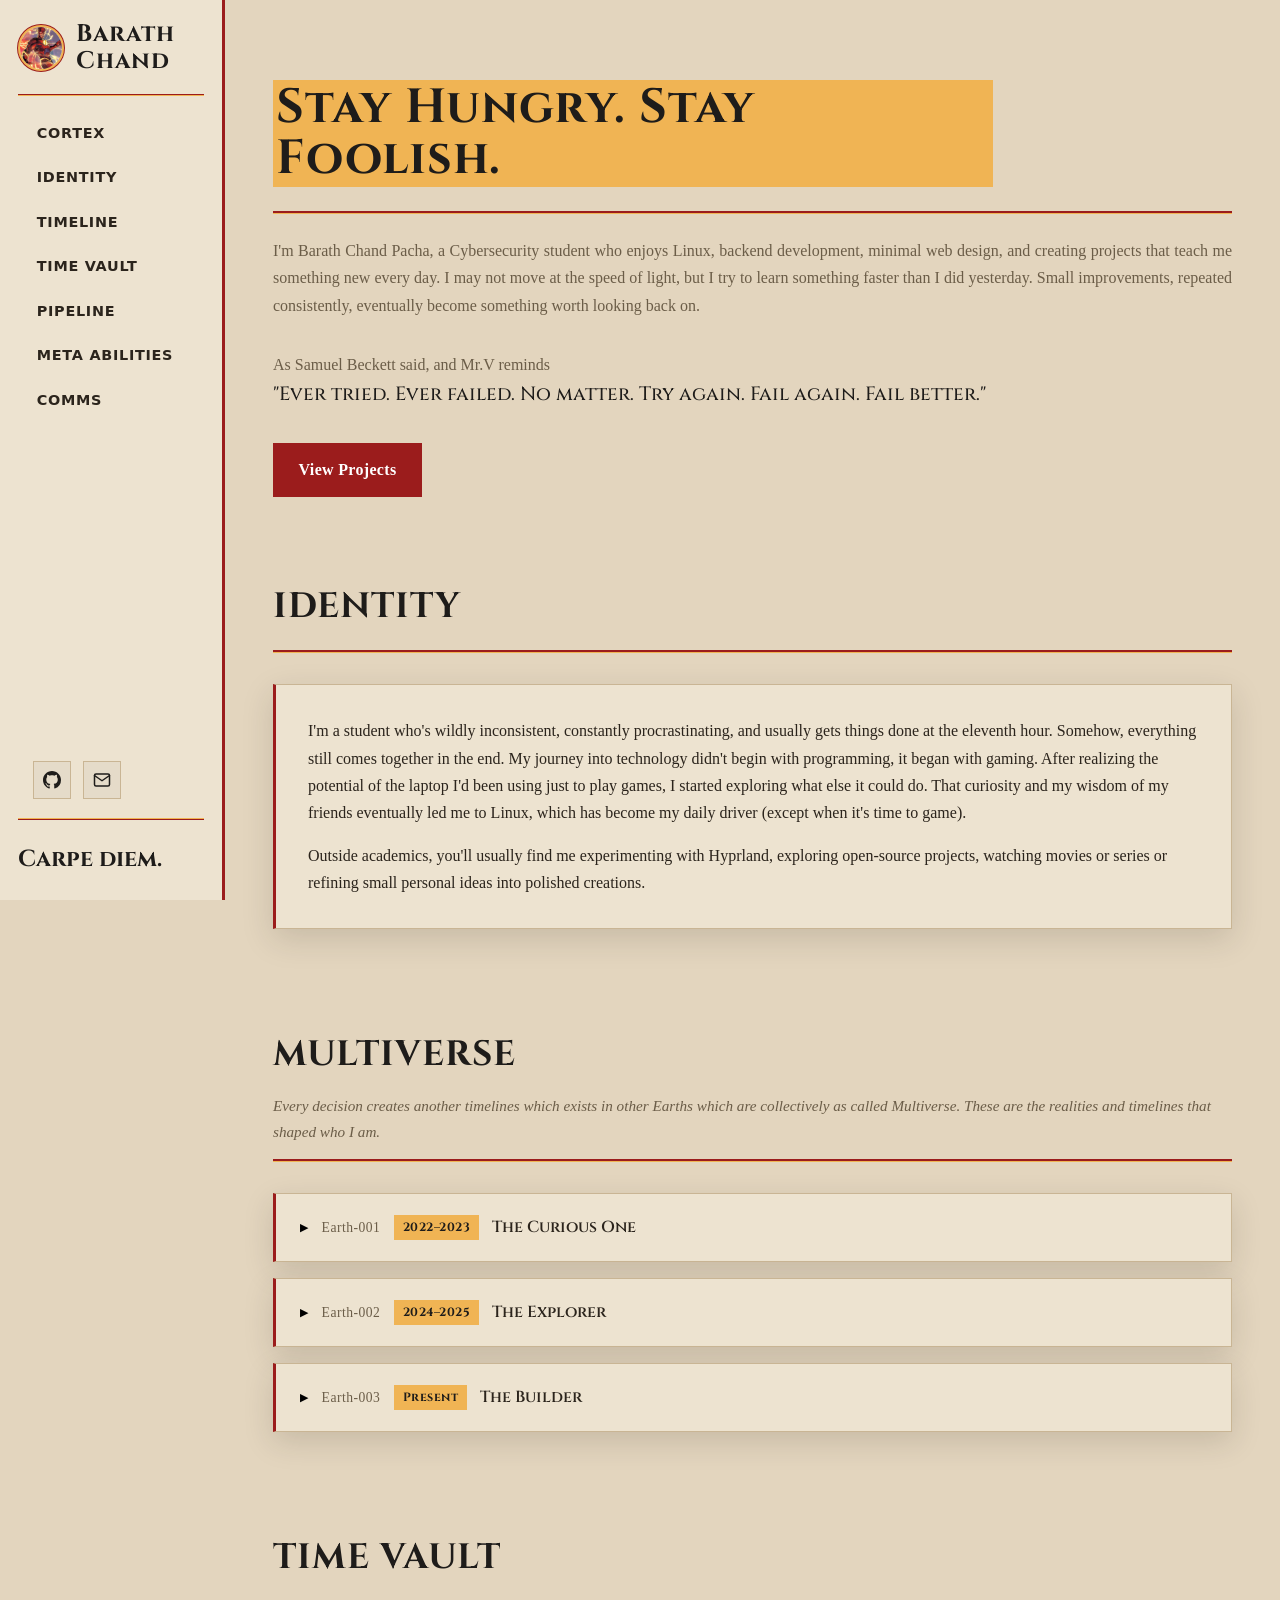
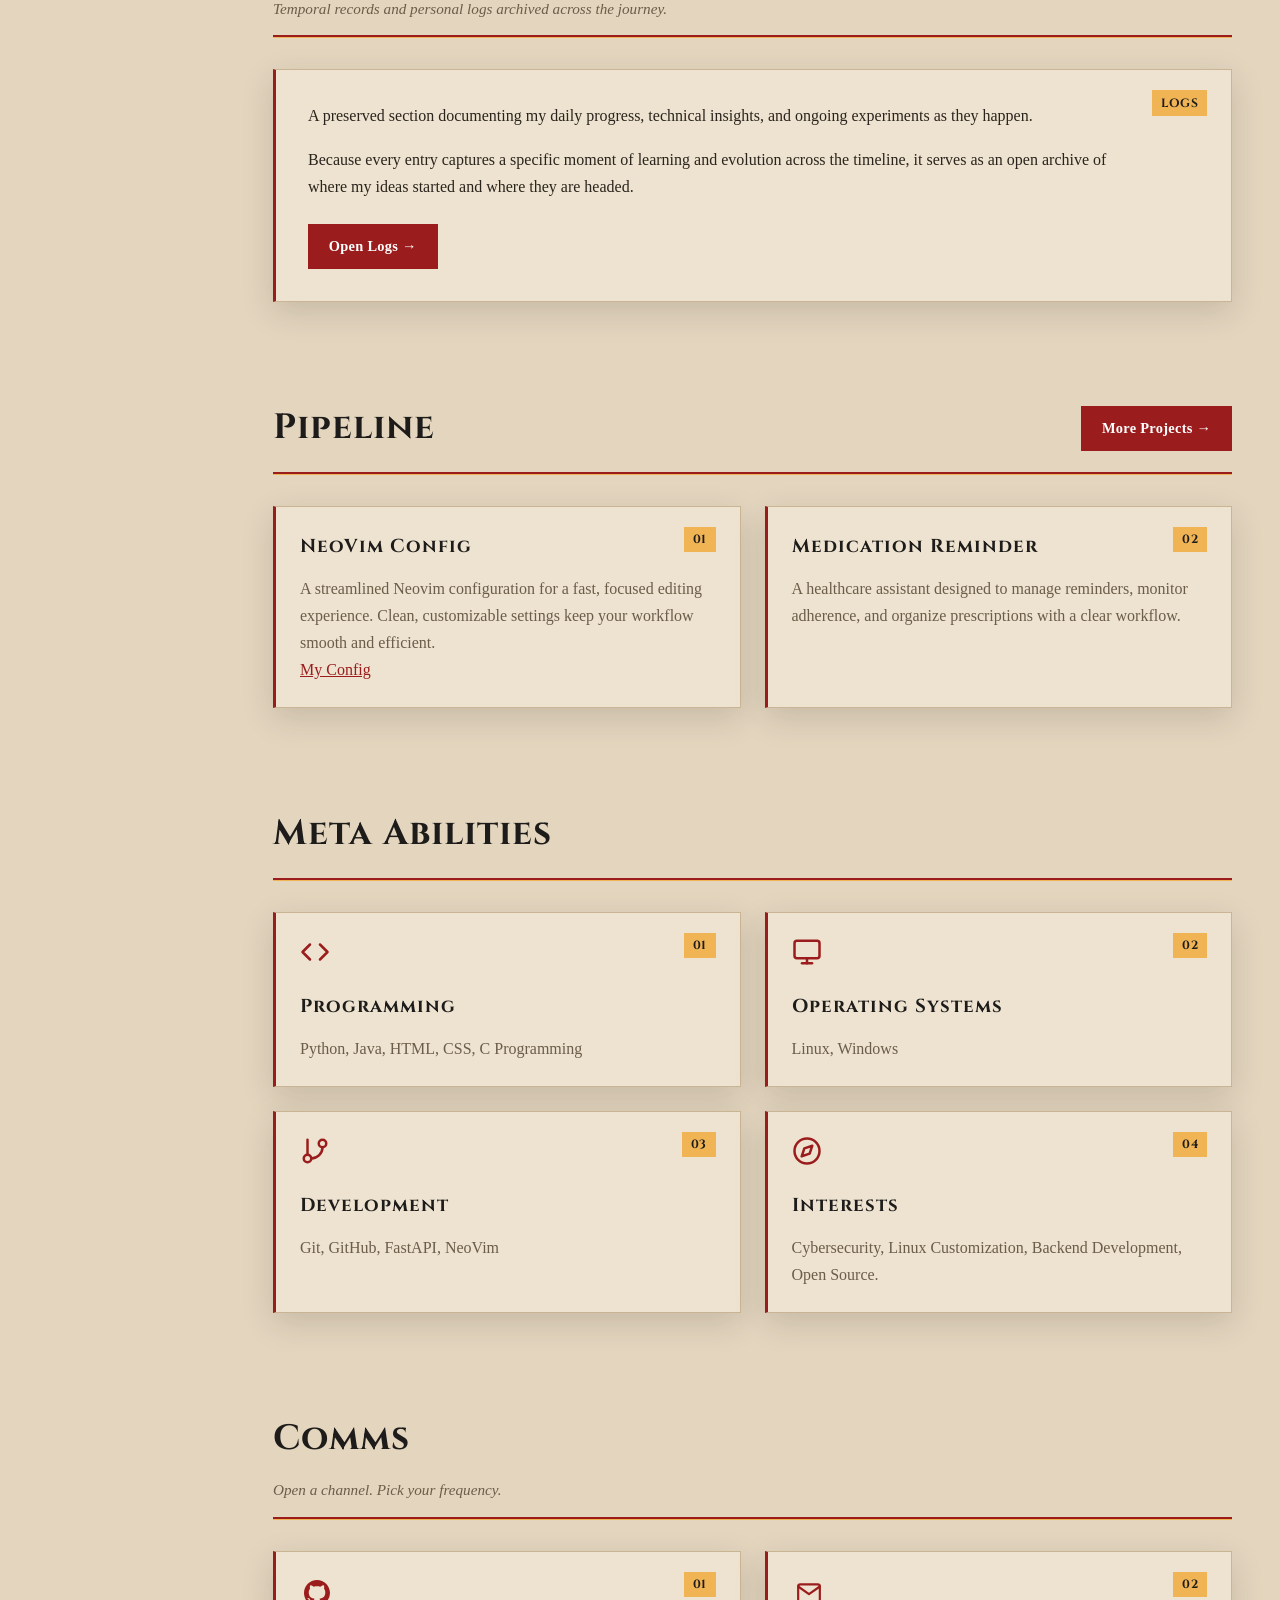
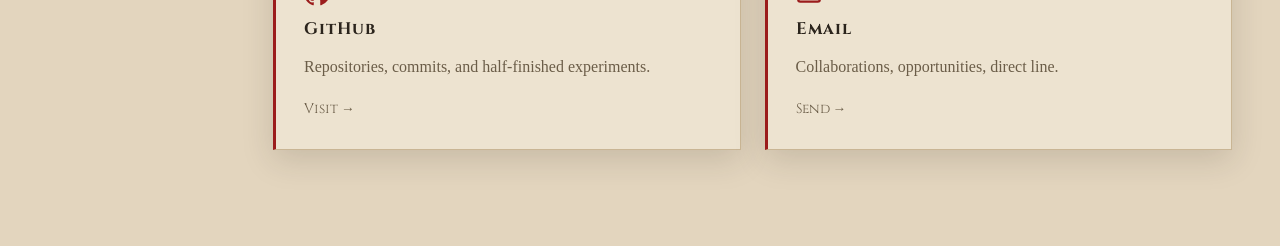
<file: index.html>
<!doctype html>
<html lang="en">

<head>
	<meta charset="UTF-8" />
	<meta name="viewport" content="width=device-width, initial-scale=1.0" />
	<title>Barath Chand</title>
	<meta name="description"
		content="Personal blog of Barath Chand featuring projects, writing, Linux customization, and learning journey." />
	<link rel="icon" type="image/png" href="./pic/favicon.png" />
	<link rel="preconnect" href="https://fonts.googleapis.com" />
	<link rel="preconnect" href="https://fonts.gstatic.com" crossorigin />
	<link
		href="https://fonts.googleapis.com/css2?family=Cinzel:wght@600;700&family=Inter:wght@400;500;600;700&family=JetBrains+Mono:wght@500;600;700&display=swap"
		rel="stylesheet" />
	<link rel="stylesheet" href="style.css" />
</head>

<body>
	<!-- SIDEBAR -->
	<aside class="sidebar">
		<div class="brand">
			<div class="brand-wrapper">
				<div class="brand-title-group">
					<img src="./pic/favicon.png" alt="Barath Chand" class="brand-avatar" />
					<h1>
						<span class="first-name">Barath</span>
						<span class="last-name">Chand</span>
					</h1>
				</div>
				<!-- Mobile social icons (visible <= 900px) -->
				<div class="sidebar-social mobile-social">
					<a href="https://github.com/BARRY-CHAND/" target="_blank" rel="noopener" aria-label="GitHub">
						<svg viewBox="0 0 16 16" fill="currentColor" xmlns="http://www.w3.org/2000/svg">
							<path
								d="M8 0C3.58 0 0 3.58 0 8c0 3.54 2.29 6.53 5.47 7.59.4.07.55-.17.55-.38 0-.19-.01-.82-.01-1.49-2.01.37-2.53-.49-2.69-.94-.09-.23-.48-.94-.82-1.13-.28-.15-.68-.52-.01-.53.63-.01 1.08.58 1.23.82.72 1.21 1.87.87 2.33.66.07-.52.28-.87.51-1.07-1.78-.2-3.64-.89-3.64-3.95 0-.87.31-1.59.82-2.15-.08-.2-.36-1.02.08-2.12 0 0 .67-.21 2.2.82.64-.18 1.32-.27 2-.27.68 0 1.36.09 2 .27 1.53-1.04 2.2-.82 2.2-.82.44 1.1.16 1.92.08 2.12.51.56.82 1.27.82 2.15 0 3.07-1.87 3.75-3.65 3.95.29.25.54.73.54 1.48 0 1.07-.01 1.93-.01 2.2 0 .21.15.46.55.38A8.013 8.013 0 0 0 16 8c0-4.42-3.58-8-8-8z">
							</path>
						</svg>
					</a>
					<a href="mailto:barathchandp@gmail.com" aria-label="Email">
						<svg viewBox="0 0 24 24" fill="none" stroke="currentColor" stroke-width="2"
							stroke-linecap="round" stroke-linejoin="round">
							<rect x="2" y="4" width="20" height="16" rx="2"></rect>
							<path d="m22 6-10 7L2 6"></path>
						</svg>
					</a>
				</div>
			</div>
		</div>

		<nav aria-label="Primary Navigation">
			<ul class="nav-list">
				<li><a href="#home">Cortex</a></li>
				<li><a href="#about">Identity</a></li>
				<li><a href="#multiverse">Timeline</a></li>
				<li><a href="#time-vault">Time Vault</a></li>
				<li><a href="#projects">Pipeline</a></li>
				<li><a href="#skills">Meta Abilities</a></li>
				<li><a href="#contact">Comms</a></li>
			</ul>
		</nav>

		<!-- Desktop social icons (> 900px) -->
		<div class="sidebar-extra">
			<div class="sidebar-social desktop-social">
				<a href="https://github.com/BARRY-CHAND/" target="_blank" rel="noopener" aria-label="GitHub">
					<svg viewBox="0 0 16 16" fill="currentColor" xmlns="http://www.w3.org/2000/svg">
						<path
							d="M8 0C3.58 0 0 3.58 0 8c0 3.54 2.29 6.53 5.47 7.59.4.07.55-.17.55-.38 0-.19-.01-.82-.01-1.49-2.01.37-2.53-.49-2.69-.94-.09-.23-.48-.94-.82-1.13-.28-.15-.68-.52-.01-.53.63-.01 1.08.58 1.23.82.72 1.21 1.87.87 2.33.66.07-.52.28-.87.51-1.07-1.78-.2-3.64-.89-3.64-3.95 0-.87.31-1.59.82-2.15-.08-.2-.36-1.02.08-2.12 0 0 .67-.21 2.2.82.64-.18 1.32-.27 2-.27.68 0 1.36.09 2 .27 1.53-1.04 2.2-.82 2.2-.82.44 1.1.16 1.92.08 2.12.51.56.82 1.27.82 2.15 0 3.07-1.87 3.75-3.65 3.95.29.25.54.73.54 1.48 0 1.07-.01 1.93-.01 2.2 0 .21.15.46.55.38A8.013 8.013 0 0 0 16 8c0-4.42-3.58-8-8-8z">
						</path>
					</svg>
				</a>
				<a href="mailto:barathchandp@gmail.com" aria-label="Email">
					<svg viewBox="0 0 24 24" fill="none" stroke="currentColor" stroke-width="2" stroke-linecap="round"
						stroke-linejoin="round">
						<rect x="2" y="4" width="20" height="16" rx="2"></rect>
						<path d="m22 6-10 7L2 6"></path>
					</svg>
				</a>
			</div>
		</div>

		<footer class="sidebar-footer">
			<p>Carpe diem.</p>
		</footer>
	</aside>

	<!-- MAIN CONTENT -->
	<main class="content">
		<section id="home" class="hero">
			<div class="hero-text">
				<h2>Stay Hungry. Stay Foolish.</h2>
				<hr />
				<p>
					I'm Barath Chand Pacha, a Cybersecurity student who enjoys Linux,
					backend development, minimal web design, and creating projects that
					teach me something new every day. I may not move at the speed of
					light, but I try to learn something faster than I did yesterday.
					Small improvements, repeated consistently, eventually become
					something worth looking back on.
				</p>

				<p>
					As Samuel Beckett said, and Mr.V reminds <br />
					<span class="quotes">"Ever tried. Ever failed. No matter. Try again. Fail again. Fail
						better."
					</span>
				</p>

				<div class="hero-actions">
					<a class="button primary" href="#projects">View Projects</a>
				</div>
			</div>
		</section>

		<section id="about" class="section">
			<header class="section-header">
				<h2>IDENTITY</h2>
			</header>

			<article class="card">
				<p>
					I'm a student who's wildly inconsistent, constantly procrastinating,
					and usually gets things done at the eleventh hour. Somehow,
					everything still comes together in the end. My journey into
					technology didn't begin with programming, it began with gaming.
					After realizing the potential of the laptop I'd been using just to
					play games, I started exploring what else it could do. That
					curiosity and my wisdom of my friends eventually led me to Linux,
					which has become my daily driver (except when it's time to game).
				</p>

				<p>
					Outside academics, you'll usually find me experimenting with
					Hyprland, exploring open-source projects, watching movies or series
					or refining small personal ideas into polished creations.
				</p>
			</article>
		</section>

		<section id="multiverse" class="section multiverse-section">
			<header class="section-header">
				<h2>MULTIVERSE</h2>
				<p class="multiverse-subtitle">
					Every decision creates another timelines which exists in other
					Earths which are collectively as called Multiverse. These are the
					realities and timelines that shaped who I am.
				</p>
			</header>

			<div class="earth-list">
				<details class="earth-card">
					<summary class="earth-summary">
						<span class="earth-arrow">&#9654;</span>
						<span class="earth-tag">Earth-001</span>
						<span class="earth-year">2022&ndash;2023</span>
						<span class="earth-title">The Curious One</span>
					</summary>
					<div class="earth-content">
						<p class="earth-desc">
							This is the start, The beginning of my journey and the curiosity
							that pushed me toward technology.
						</p>

						<div class="earth-block">
							<h4>Academic Stage</h4>
							<p>CBSE 10th &mdash; 95%</p>
						</div>

						<div class="earth-block">
							<h4>Skills Unlocked</h4>
							<p>
								Basic social skills, early exposure to logic and problem
								solving.
							</p>
						</div>

						<div class="earth-block">
							<h4>Status</h4>
							<p>Completed</p>
						</div>
					</div>
				</details>

				<details class="earth-card">
					<summary class="earth-summary">
						<span class="earth-arrow">&#9654;</span>
						<span class="earth-tag">Earth-002</span>
						<span class="earth-year">2024&ndash;2025</span>
						<span class="earth-title">The Explorer</span>
					</summary>
					<div class="earth-content">
						<p class="earth-desc">
							This timeline represents exploration and experimentation &mdash;
							learning programming, enjoying Mathematics and Sciences in my
							prime, and discovering different technologies.
						</p>

						<div class="earth-block">
							<h4>Academic Stage</h4>
							<p>CBSE 12th &mdash; 93.8%</p>
						</div>

						<div class="earth-block">
							<h4>Technologies Explored</h4>
							<p>
								Python, MySQL database, file structures in python, Building a
								practical project Budget Buddy&mdash;A smart finance
								management system.
							</p>
						</div>

						<div class="earth-block">
							<h4>Milestones</h4>
							<p>Budget Buddy&mdash;A finance management system.</p>
						</div>

						<div class="earth-block">
							<h4>Status</h4>
							<p>Completed</p>
						</div>
					</div>
				</details>

				<details class="earth-card">
					<summary class="earth-summary">
						<span class="earth-arrow">&#9654;</span>
						<span class="earth-tag">Earth-003</span>
						<span class="earth-year">Present</span>
						<span class="earth-title">The Builder</span>
					</summary>
					<div class="earth-content">
						<p class="earth-desc">
							This is the present timeline representing the becoming a
							Cybersecurity student actively building projects, improving
							skills, and contributing to my future career.
						</p>

						<div class="earth-block">
							<h4>Current Education</h4>
							<p>BE Cybersecurity &mdash; 2nd Year, Pursuing.</p>
						</div>

						<div class="earth-block">
							<h4>Projects</h4>
							<p>Personal portfolio.</p>
						</div>

						<div class="earth-block">
							<h4>Skills Being Developed</h4>
							<p>
								Linux internals, Built foundations on GitHub, git, HTML/CSS
								for frontend, exploring lua programming(Hpyrland), C
								Programming.
							</p>
						</div>

						<div class="earth-block">
							<h4>Current Objectives</h4>
							<p>
								Build a strong security foundation while shipping projects
								that teach something new every time.
							</p>
						</div>

						<div class="earth-block">
							<h4>Status</h4>
							<p>Active</p>
						</div>
					</div>
				</details>
			</div>
		</section>

		<!-- TIME VAULT SECTION -->
		<section id="time-vault" class="section time-vault-section">
			<header class="section-header">
				<h2>TIME VAULT</h2>
				<p class="vault-subtitle">
					Temporal records and personal logs archived across the journey.
				</p>
			</header>

			<article class="card vault-card">
				<span class="project-index">LOGS</span>
				<p>
					A preserved section documenting my daily progress, technical
					insights, and ongoing experiments as they happen.
				</p>
				<p>
					Because every entry captures a specific moment of learning and
					evolution across the timeline, it serves as an open archive of where
					my ideas started and where they are headed.
				</p>
				<div class="card-actions">
					<a class="button primary button-compact" href="logs.html">Open Logs &rarr;</a>
				</div>
			</article>
		</section>

		<!-- PIPELINE SECTION -->
		<section id="projects" class="section">
			<header class="section-header pipeline-header">
				<h2>Pipeline</h2>
				<a class="button primary button-compact" href="https://github.com/BARRY-CHAND/" target="_blank"
					rel="noopener">More Projects &rarr;</a>
			</header>

			<div class="grid">
				<article class="project-card">
					<span class="project-index">01</span>
					<h3>NeoVim Config</h3>
					<p>
						A streamlined Neovim configuration for a fast, focused editing
						experience. Clean, customizable settings keep your workflow smooth
						and efficient.
						<br/>
						<!-- <br>	 -->
						<a class="project-link" href="https://github.com/BARRY-CHAND/dotfiles/tree/main/nvim">My Config</a>
					</p>
				</article>

				<article class="project-card">
					<span class="project-index">02</span>
					<h3>Medication Reminder</h3>
					<p>
						A healthcare assistant designed to manage reminders, monitor
						adherence, and organize prescriptions with a clear workflow.
					</p>
				</article>
			</div>
		</section>

		<section id="skills" class="section">
			<header class="section-header">
				<h2>Meta Abilities</h2>
			</header>

			<div class="skills">
				<div class="skill">
					<span class="skill-index">01</span>
					<svg class="skill-icon" viewBox="0 0 24 24" fill="none" stroke="currentColor" stroke-width="2"
						stroke-linecap="round" stroke-linejoin="round">
						<polyline points="16 18 22 12 16 6"></polyline>
						<polyline points="8 6 2 12 8 18"></polyline>
					</svg>
					<h3>Programming</h3>
					<p>Python, Java, HTML, CSS, C Programming</p>
				</div>

				<div class="skill">
					<span class="skill-index">02</span>
					<svg class="skill-icon" viewBox="0 0 24 24" fill="none" stroke="currentColor" stroke-width="2"
						stroke-linecap="round" stroke-linejoin="round">
						<rect x="2" y="3" width="20" height="14" rx="2"></rect>
						<line x1="8" y1="21" x2="16" y2="21"></line>
						<line x1="12" y1="17" x2="12" y2="21"></line>
					</svg>
					<h3>Operating Systems</h3>
					<p>Linux, Windows</p>
				</div>

				<div class="skill">
					<span class="skill-index">03</span>
					<svg class="skill-icon" viewBox="0 0 24 24" fill="none" stroke="currentColor" stroke-width="2"
						stroke-linecap="round" stroke-linejoin="round">
						<line x1="6" y1="3" x2="6" y2="15"></line>
						<circle cx="18" cy="6" r="3"></circle>
						<circle cx="6" cy="18" r="3"></circle>
						<path d="M18 9a9 9 0 0 1-9 9"></path>
					</svg>
					<h3>Development</h3>
					<p>Git, GitHub, FastAPI, NeoVim</p>
				</div>

				<div class="skill">
					<span class="skill-index">04</span>
					<svg class="skill-icon" viewBox="0 0 24 24" fill="none" stroke="currentColor" stroke-width="2"
						stroke-linecap="round" stroke-linejoin="round">
						<circle cx="12" cy="12" r="10"></circle>
						<polygon points="16.24 7.76 14.12 14.12 7.76 16.24 9.88 9.88 16.24 7.76"></polygon>
					</svg>
					<h3>Interests</h3>
					<p>
						Cybersecurity, Linux Customization, Backend Development, Open
						Source.
					</p>
				</div>
			</div>
		</section>

		<section id="contact" class="section">
			<header class="section-header">
				<h2>Comms</h2>
				<p class="comms-subtitle">Open a channel. Pick your frequency.</p>
			</header>

			<div class="comms-grid">
				<a href="https://github.com/BARRY-CHAND/" class="comms-card" target="_blank" rel="noopener">
					<span class="comms-index">01</span>
					<span class="comms-icon">
						<svg viewBox="0 0 16 16" fill="currentColor" xmlns="http://www.w3.org/2000/svg">
							<path
								d="M8 0C3.58 0 0 3.58 0 8c0 3.54 2.29 6.53 5.47 7.59.4.07.55-.17.55-.38 0-.19-.01-.82-.01-1.49-2.01.37-2.53-.49-2.69-.94-.09-.23-.48-.94-.82-1.13-.28-.15-.68-.52-.01-.53.63-.01 1.08.58 1.23.82.72 1.21 1.87.87 2.33.66.07-.52.28-.87.51-1.07-1.78-.2-3.64-.89-3.64-3.95 0-.87.31-1.59.82-2.15-.08-.2-.36-1.02.08-2.12 0 0 .67-.21 2.2.82.64-.18 1.32-.27 2-.27.68 0 1.36.09 2 .27 1.53-1.04 2.2-.82 2.2-.82.44 1.1.16 1.92.08 2.12.51.56.82 1.27.82 2.15 0 3.07-1.87 3.75-3.65 3.95.29.25.54.73.54 1.48 0 1.07-.01 1.93-.01 2.2 0 .21.15.46.55.38A8.013 8.013 0 0 0 16 8c0-4.42-3.58-8-8-8z">
							</path>
						</svg>
					</span>
					<h3>GitHub</h3>
					<p>Repositories, commits, and half-finished experiments.</p>
					<span class="comms-cta">Visit &rarr;</span>
				</a>

				<a href="mailto:barathchandp@gmail.com" class="comms-card">
					<span class="comms-index">02</span>
					<span class="comms-icon">
						<svg viewBox="0 0 24 24" fill="none" stroke="currentColor" stroke-width="2"
							stroke-linecap="round" stroke-linejoin="round">
							<rect x="2" y="4" width="20" height="16" rx="2"></rect>
							<path d="m22 6-10 7L2 6"></path>
						</svg>
					</span>
					<h3>Email</h3>
					<p>Collaborations, opportunities, direct line.</p>
					<span class="comms-cta">Send &rarr;</span>
				</a>
			</div>
		</section>
	</main>
</body>

</html>
</file>
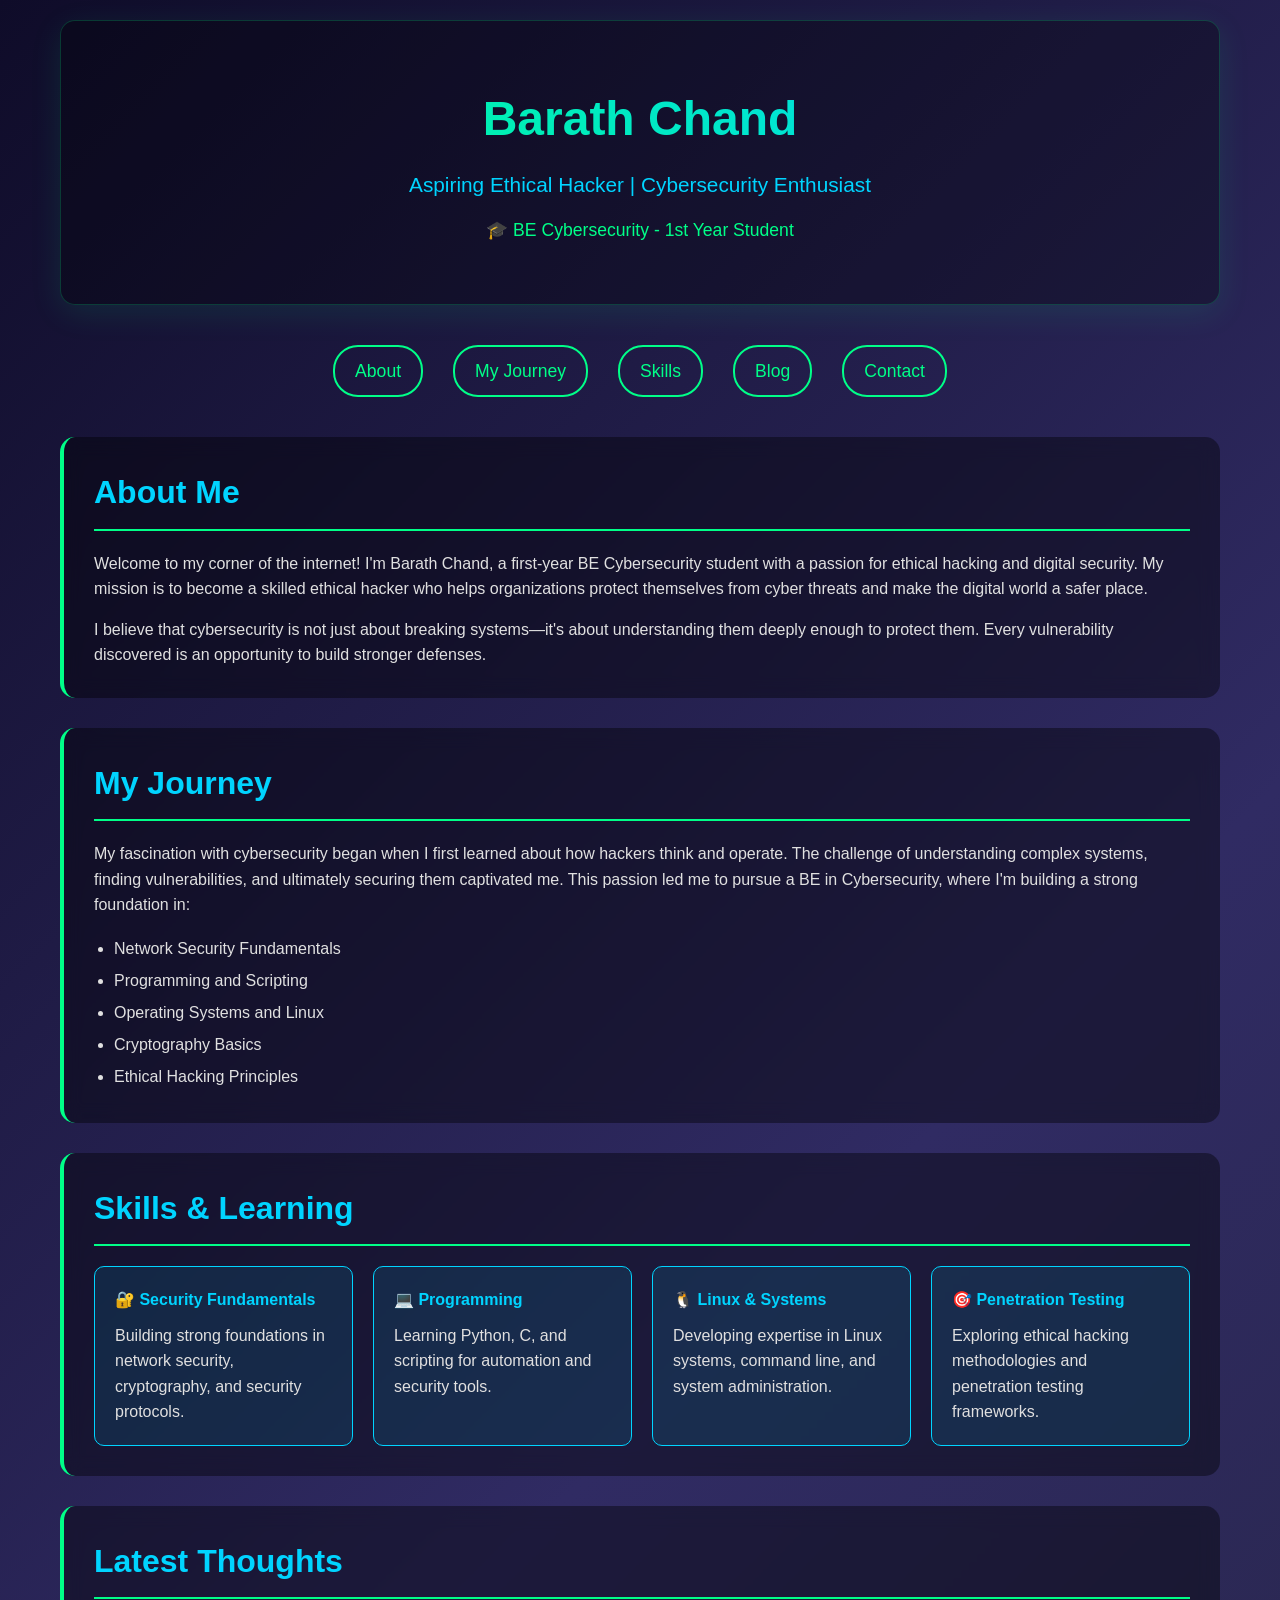
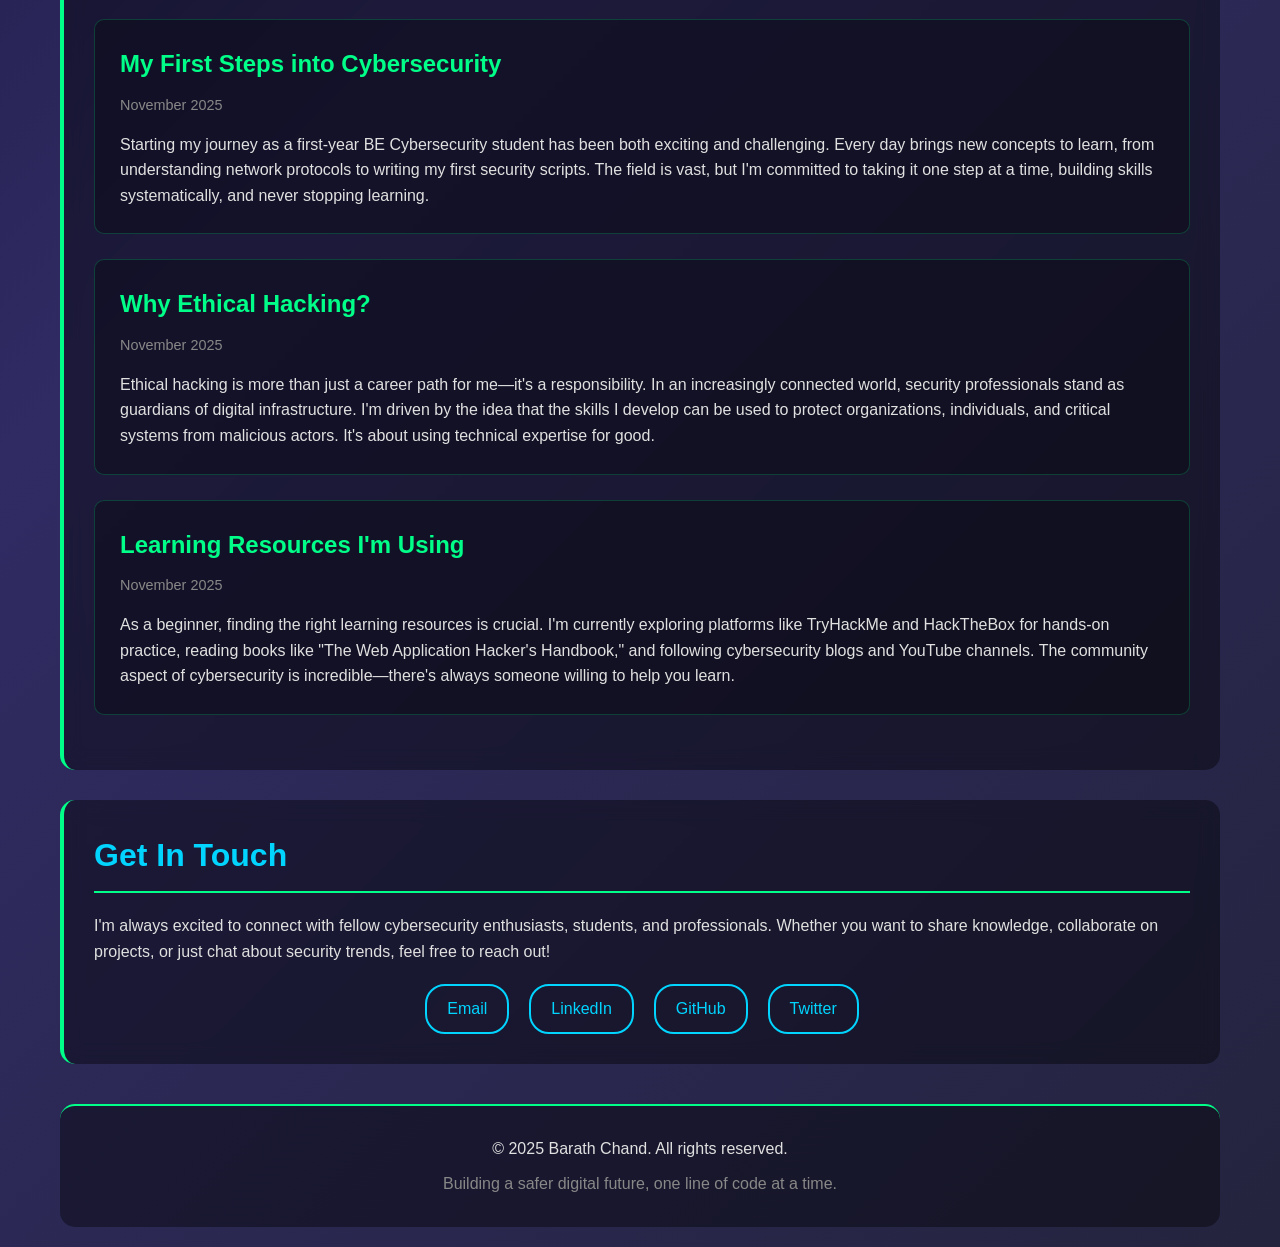
<file: barath_blog.html>
<!DOCTYPE html>
<html lang="en">
<head>
    <meta charset="UTF-8">
    <meta name="viewport" content="width=device-width, initial-scale=1.0">
    <title>Barath Chand - Aspiring Ethical Hacker</title>
    <style>
        * {
            margin: 0;
            padding: 0;
            box-sizing: border-box;
        }

        body {
            font-family: 'Segoe UI', Tahoma, Geneva, Verdana, sans-serif;
            background: linear-gradient(135deg, #0f0c29, #302b63, #24243e);
            color: #e0e0e0;
            line-height: 1.6;
            min-height: 100vh;
        }

        .container {
            max-width: 1200px;
            margin: 0 auto;
            padding: 20px;
        }

        header {
            text-align: center;
            padding: 60px 20px;
            background: rgba(0, 0, 0, 0.3);
            border-radius: 15px;
            margin-bottom: 40px;
            border: 1px solid rgba(0, 255, 136, 0.2);
            box-shadow: 0 8px 32px rgba(0, 255, 136, 0.1);
        }

        h1 {
            font-size: 3em;
            background: linear-gradient(45deg, #00ff88, #00d4ff);
            -webkit-background-clip: text;
            -webkit-text-fill-color: transparent;
            background-clip: text;
            margin-bottom: 10px;
            animation: glow 2s ease-in-out infinite alternate;
        }

        @keyframes glow {
            from {
                filter: drop-shadow(0 0 5px rgba(0, 255, 136, 0.5));
            }
            to {
                filter: drop-shadow(0 0 20px rgba(0, 255, 136, 0.8));
            }
        }

        .tagline {
            font-size: 1.3em;
            color: #00d4ff;
            margin-bottom: 10px;
        }

        .status {
            color: #00ff88;
            font-size: 1.1em;
            margin-top: 15px;
        }

        nav {
            display: flex;
            justify-content: center;
            gap: 30px;
            margin-bottom: 40px;
            flex-wrap: wrap;
        }

        nav a {
            color: #00ff88;
            text-decoration: none;
            font-size: 1.1em;
            padding: 10px 20px;
            border: 2px solid #00ff88;
            border-radius: 25px;
            transition: all 0.3s ease;
        }

        nav a:hover {
            background: #00ff88;
            color: #0f0c29;
            transform: translateY(-3px);
            box-shadow: 0 5px 15px rgba(0, 255, 136, 0.4);
        }

        .section {
            background: rgba(0, 0, 0, 0.4);
            padding: 30px;
            margin-bottom: 30px;
            border-radius: 15px;
            border-left: 4px solid #00ff88;
            backdrop-filter: blur(10px);
        }

        h2 {
            color: #00d4ff;
            margin-bottom: 20px;
            font-size: 2em;
            border-bottom: 2px solid #00ff88;
            padding-bottom: 10px;
        }

        .blog-post {
            background: rgba(0, 0, 0, 0.3);
            padding: 25px;
            margin-bottom: 25px;
            border-radius: 10px;
            border: 1px solid rgba(0, 255, 136, 0.2);
            transition: all 0.3s ease;
        }

        .blog-post:hover {
            transform: translateX(10px);
            border-color: #00ff88;
            box-shadow: 0 5px 25px rgba(0, 255, 136, 0.2);
        }

        .blog-post h3 {
            color: #00ff88;
            margin-bottom: 10px;
            font-size: 1.5em;
        }

        .blog-post .date {
            color: #888;
            font-size: 0.9em;
            margin-bottom: 15px;
        }

        .skills {
            display: grid;
            grid-template-columns: repeat(auto-fit, minmax(250px, 1fr));
            gap: 20px;
            margin-top: 20px;
        }

        .skill-card {
            background: rgba(0, 212, 255, 0.1);
            padding: 20px;
            border-radius: 10px;
            border: 1px solid #00d4ff;
            transition: all 0.3s ease;
        }

        .skill-card:hover {
            background: rgba(0, 212, 255, 0.2);
            transform: scale(1.05);
        }

        .skill-card h4 {
            color: #00d4ff;
            margin-bottom: 10px;
        }

        footer {
            text-align: center;
            padding: 30px;
            margin-top: 40px;
            background: rgba(0, 0, 0, 0.4);
            border-radius: 15px;
            border-top: 2px solid #00ff88;
        }

        .social-links {
            display: flex;
            justify-content: center;
            gap: 20px;
            margin-top: 20px;
        }

        .social-links a {
            color: #00d4ff;
            text-decoration: none;
            padding: 10px 20px;
            border: 2px solid #00d4ff;
            border-radius: 20px;
            transition: all 0.3s ease;
        }

        .social-links a:hover {
            background: #00d4ff;
            color: #0f0c29;
            transform: scale(1.1);
        }

        @media (max-width: 768px) {
            h1 {
                font-size: 2em;
            }

            .tagline {
                font-size: 1em;
            }

            nav {
                flex-direction: column;
                align-items: center;
            }
        }
    </style>
</head>
<body>
    <div class="container">
        <header>
            <h1>Barath Chand</h1>
            <p class="tagline">Aspiring Ethical Hacker | Cybersecurity Enthusiast</p>
            <p class="status">🎓 BE Cybersecurity - 1st Year Student</p>
        </header>

        <nav>
            <a href="#about">About</a>
            <a href="#journey">My Journey</a>
            <a href="#skills">Skills</a>
            <a href="#blog">Blog</a>
            <a href="#contact">Contact</a>
        </nav>

        <section id="about" class="section">
            <h2>About Me</h2>
            <p>Welcome to my corner of the internet! I'm Barath Chand, a first-year BE Cybersecurity student with a passion for ethical hacking and digital security. My mission is to become a skilled ethical hacker who helps organizations protect themselves from cyber threats and make the digital world a safer place.</p>
            <p style="margin-top: 15px;">I believe that cybersecurity is not just about breaking systems—it's about understanding them deeply enough to protect them. Every vulnerability discovered is an opportunity to build stronger defenses.</p>
        </section>

        <section id="journey" class="section">
            <h2>My Journey</h2>
            <p>My fascination with cybersecurity began when I first learned about how hackers think and operate. The challenge of understanding complex systems, finding vulnerabilities, and ultimately securing them captivated me. This passion led me to pursue a BE in Cybersecurity, where I'm building a strong foundation in:</p>
            <ul style="margin-top: 15px; margin-left: 20px; line-height: 2;">
                <li>Network Security Fundamentals</li>
                <li>Programming and Scripting</li>
                <li>Operating Systems and Linux</li>
                <li>Cryptography Basics</li>
                <li>Ethical Hacking Principles</li>
            </ul>
        </section>

        <section id="skills" class="section">
            <h2>Skills & Learning</h2>
            <div class="skills">
                <div class="skill-card">
                    <h4>🔐 Security Fundamentals</h4>
                    <p>Building strong foundations in network security, cryptography, and security protocols.</p>
                </div>
                <div class="skill-card">
                    <h4>💻 Programming</h4>
                    <p>Learning Python, C, and scripting for automation and security tools.</p>
                </div>
                <div class="skill-card">
                    <h4>🐧 Linux & Systems</h4>
                    <p>Developing expertise in Linux systems, command line, and system administration.</p>
                </div>
                <div class="skill-card">
                    <h4>🎯 Penetration Testing</h4>
                    <p>Exploring ethical hacking methodologies and penetration testing frameworks.</p>
                </div>
            </div>
        </section>

        <section id="blog" class="section">
            <h2>Latest Thoughts</h2>
            
            <div class="blog-post">
                <h3>My First Steps into Cybersecurity</h3>
                <p class="date">November 2025</p>
                <p>Starting my journey as a first-year BE Cybersecurity student has been both exciting and challenging. Every day brings new concepts to learn, from understanding network protocols to writing my first security scripts. The field is vast, but I'm committed to taking it one step at a time, building skills systematically, and never stopping learning.</p>
            </div>

            <div class="blog-post">
                <h3>Why Ethical Hacking?</h3>
                <p class="date">November 2025</p>
                <p>Ethical hacking is more than just a career path for me—it's a responsibility. In an increasingly connected world, security professionals stand as guardians of digital infrastructure. I'm driven by the idea that the skills I develop can be used to protect organizations, individuals, and critical systems from malicious actors. It's about using technical expertise for good.</p>
            </div>

            <div class="blog-post">
                <h3>Learning Resources I'm Using</h3>
                <p class="date">November 2025</p>
                <p>As a beginner, finding the right learning resources is crucial. I'm currently exploring platforms like TryHackMe and HackTheBox for hands-on practice, reading books like "The Web Application Hacker's Handbook," and following cybersecurity blogs and YouTube channels. The community aspect of cybersecurity is incredible—there's always someone willing to help you learn.</p>
            </div>
        </section>

        <section id="contact" class="section">
            <h2>Get In Touch</h2>
            <p>I'm always excited to connect with fellow cybersecurity enthusiasts, students, and professionals. Whether you want to share knowledge, collaborate on projects, or just chat about security trends, feel free to reach out!</p>
            <div class="social-links">
                <a href="mailto:barathchand@example.com">Email</a>
                <a href="#">LinkedIn</a>
                <a href="#">GitHub</a>
                <a href="#">Twitter</a>
            </div>
        </section>

        <footer>
            <p>&copy; 2025 Barath Chand. All rights reserved.</p>
            <p style="margin-top: 10px; color: #888;">Building a safer digital future, one line of code at a time.</p>
        </footer>
    </div>
</body>
</html>
</file>
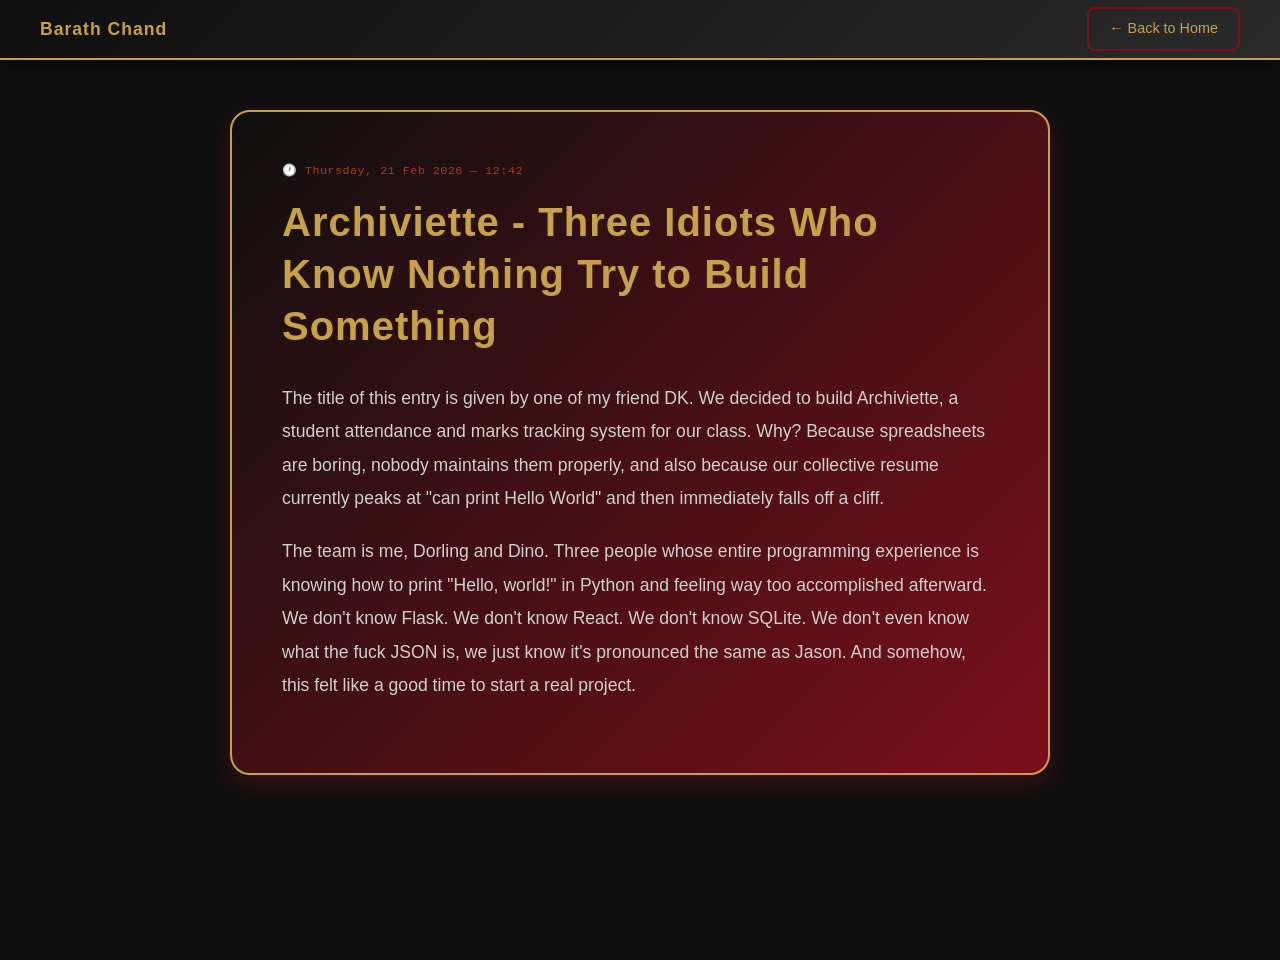
<file: Log archiviette.html>
<!DOCTYPE html>
<html lang="en">
<head>
    <meta charset="UTF-8">
    <meta name="viewport" content="width=device-width, initial-scale=1.0">
    <title>Archiviette Log - Barath Chand</title>
    <style>
        * { margin: 0; padding: 0; box-sizing: border-box; }

        body {
            font-family: 'Segoe UI', sans-serif;
            background: #0F0F0F;
            color: #d0d0d0;
            line-height: 1.6;
            min-height: 100vh;
        }

        .topnav {
            position: fixed;
            top: 0; left: 0; right: 0;
            height: 60px;
            background: linear-gradient(135deg, #0F0F0F 0%, #2A2A2A 100%);
            border-bottom: 2px solid #C6A14A;
            display: flex;
            align-items: center;
            justify-content: space-between;
            padding: 0 40px;
            z-index: 100;
            box-shadow: 0 4px 15px rgba(0, 0, 0, 0.6);
        }

        .topnav .brand {
            color: #C6A14A;
            font-size: 1.1em;
            font-weight: 600;
            letter-spacing: 1px;
            text-decoration: none;
        }

        .back-link {
            color: #C6A14A;
            text-decoration: none;
            padding: 8px 20px;
            border: 2px solid #7A0F1B;
            border-radius: 8px;
            font-size: 0.9em;
            transition: all 0.3s ease;
        }

        .back-link:hover {
            background: #7A0F1B;
            border-color: #A83C1D;
        }

        .main {
            margin-top: 60px;
            padding: 50px 40px;
            max-width: 900px;
            margin-left: auto;
            margin-right: auto;
        }

        .log-container {
            background: linear-gradient(135deg, #0F0F0F 0%, #7A0F1B 100%);
            padding: 50px;
            border-radius: 20px;
            border: 2px solid #C6A14A;
            box-shadow: 0 8px 25px rgba(122, 15, 27, 0.4);
        }

        .log-date {
            color: #A83C1D;
            font-size: 0.9em;
            font-family: monospace;
            letter-spacing: 0.5px;
            margin-bottom: 15px;
        }

        h1 {
            color: #C6A14A;
            font-size: 2.5em;
            margin-bottom: 30px;
            letter-spacing: 1px;
            line-height: 1.3;
        }

        .log-content p {
            color: #d0d0d0;
            font-size: 1.1em;
            line-height: 1.9;
            margin-bottom: 20px;
        }

        @media (max-width: 768px) {
            .topnav { padding: 0 20px; }
            .main { padding: 30px 20px; }
            .log-container { padding: 30px; }
            h1 { font-size: 1.8em; }
        }
    </style>
</head>
<body>
    <div class="topnav">
        <a href="index.html" class="brand">Barath Chand</a>
        <a href="index.html" class="back-link">← Back to Home</a>
    </div>

    <div class="main">
        <div class="log-container">
            <div class="log-date">🕐 Thursday, 21 Feb 2026 — 12:42</div>
            <h1>Archiviette - Three Idiots Who Know Nothing Try to Build Something</h1>
            <div class="log-content">
                <p>The title of this entry is given by one of my friend DK. We decided to build Archiviette, a student attendance and marks tracking system for our class. Why? Because spreadsheets are boring, nobody maintains them properly, and also because our collective resume currently peaks at "can print Hello World" and then immediately falls off a cliff.</p>
                
                <p>The team is me, Dorling and Dino. Three people whose entire programming experience is knowing how to print "Hello, world!" in Python and feeling way too accomplished afterward. We don't know Flask. We don't know React. We don't know SQLite. We don't even know what the fuck JSON is, we just know it's pronounced the same as Jason. And somehow, this felt like a good time to start a real project.</p>
            </div>
        </div>
    </div>
</body>
</html>
</file>
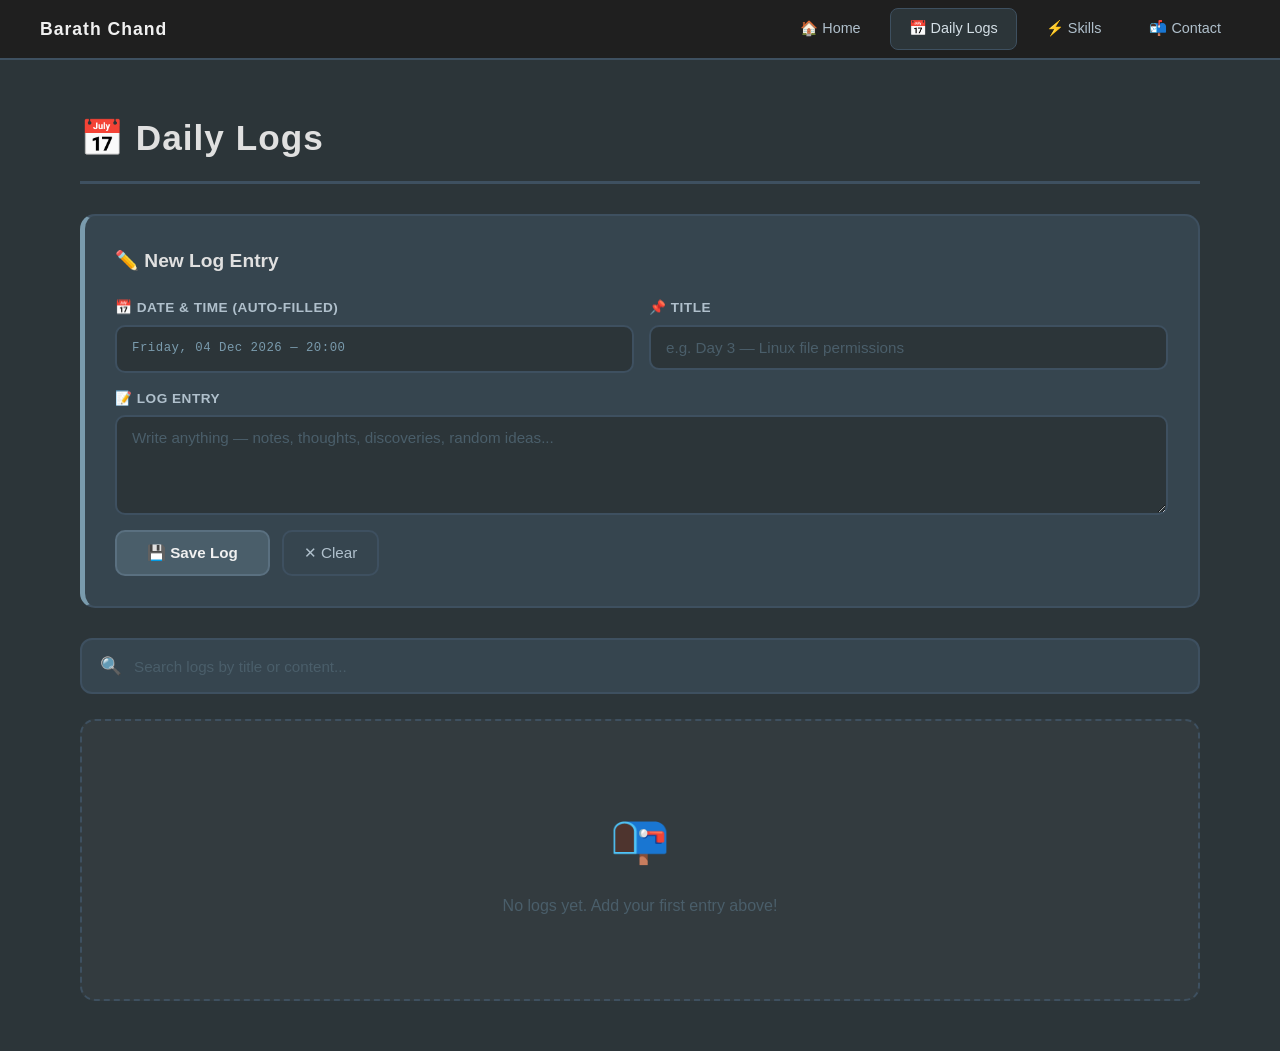
<file: log.html>
<!DOCTYPE html>
<html lang="en">
<head>
    <meta charset="UTF-8">
    <meta name="viewport" content="width=device-width, initial-scale=1.0">
    <title>Daily Logs — Barath Chand</title>
    <style>
        * { margin: 0; padding: 0; box-sizing: border-box; }

        body {
            font-family: 'Segoe UI', sans-serif;
            background: #2C3539;
            color: #D4DFE6;
            line-height: 1.6;
            min-height: 100vh;
        }

        /* ── TOP NAV ── */
        .topnav {
            position: fixed;
            top: 0; left: 0; right: 0;
            height: 60px;
            background: #1F1F1F;
            border-bottom: 2px solid #3E5060;
            display: flex;
            align-items: center;
            justify-content: space-between;
            padding: 0 40px;
            z-index: 100;
        }

        .topnav .brand {
            color: #f0f0f0;
            font-size: 1.1em;
            font-weight: 600;
            letter-spacing: 1px;
            text-decoration: none;
        }

        .topnav nav { display: flex; gap: 10px; }

        .topnav nav a {
            color: #B0C0CC;
            text-decoration: none;
            padding: 8px 18px;
            border-radius: 8px;
            font-size: 0.9em;
            transition: all 0.3s ease;
            border: 1px solid transparent;
        }

        .topnav nav a:hover,
        .topnav nav a.active {
            background: #2C3539;
            color: #D4DFE6;
            border-color: #3E5060;
        }

        /* ── MAIN ── */
        .main {
            margin-top: 60px;
            padding: 50px 40px;
            max-width: 1200px;
            margin-left: auto;
            margin-right: auto;
        }

        .section-title {
            color: #e0e0e0;
            font-size: 2.2em;
            margin-bottom: 30px;
            border-bottom: 3px solid #3E5060;
            padding-bottom: 15px;
            letter-spacing: 1px;
        }

        /* ── ADD LOG FORM ── */
        .add-log-form {
            background: #36454F;
            padding: 30px;
            border-radius: 15px;
            border: 2px solid #3E5060;
            border-left: 5px solid #7A9BAD;
            margin-bottom: 30px;
        }

        .add-log-form h3 {
            color: #e0e0e0;
            font-size: 1.2em;
            margin-bottom: 20px;
            display: flex;
            align-items: center;
            gap: 8px;
        }

        .form-row {
            display: grid;
            grid-template-columns: 1fr 1fr;
            gap: 15px;
            margin-bottom: 15px;
        }

        .form-group {
            display: flex;
            flex-direction: column;
            gap: 6px;
        }

        .form-group.full-width { grid-column: 1 / -1; }

        .form-group label {
            color: #B0C0CC;
            font-size: 0.85em;
            font-weight: 600;
            letter-spacing: 0.5px;
            text-transform: uppercase;
        }

        .form-group input,
        .form-group textarea {
            background: #2C3539;
            border: 2px solid #3E5060;
            border-radius: 10px;
            padding: 12px 15px;
            color: #D4DFE6;
            font-size: 0.95em;
            font-family: 'Segoe UI', sans-serif;
            transition: border-color 0.3s ease;
            outline: none;
        }

        .form-group input:focus,
        .form-group textarea:focus { border-color: #7A9BAD; }

        .form-group input::placeholder,
        .form-group textarea::placeholder { color: #4A5E6A; }

        .form-group textarea {
            resize: vertical;
            min-height: 100px;
        }

        .date-display {
            background: #2C3539;
            border: 2px solid #3E5060;
            border-radius: 10px;
            padding: 12px 15px;
            color: #7A9BAD;
            font-size: 0.95em;
            font-family: monospace;
            letter-spacing: 0.5px;
        }

        .form-actions {
            display: flex;
            gap: 12px;
            margin-top: 5px;
        }

        .btn-save {
            background: #4A5E6A;
            color: #f0f0f0;
            border: 2px solid #5A7080;
            padding: 12px 30px;
            border-radius: 10px;
            font-size: 0.95em;
            font-weight: 600;
            cursor: pointer;
            transition: all 0.3s ease;
            font-family: 'Segoe UI', sans-serif;
        }

        .btn-save:hover { background: #5A7080; border-color: #7A9BAD; color: #fff; }

        .btn-clear {
            background: transparent;
            color: #B0C0CC;
            border: 2px solid #3E5060;
            padding: 12px 20px;
            border-radius: 10px;
            font-size: 0.95em;
            cursor: pointer;
            transition: all 0.3s ease;
            font-family: 'Segoe UI', sans-serif;
        }

        .btn-clear:hover { border-color: #cc6666; color: #cc6666; }

        /* ── SEARCH BAR ── */
        .search-bar {
            display: flex;
            align-items: center;
            gap: 12px;
            margin-bottom: 25px;
            background: #36454F;
            border: 2px solid #3E5060;
            border-radius: 12px;
            padding: 12px 18px;
            transition: border-color 0.3s ease;
        }

        .search-bar:focus-within { border-color: #7A9BAD; }
        .search-bar span { font-size: 1.1em; flex-shrink: 0; }

        .search-bar input {
            flex: 1;
            background: transparent;
            border: none;
            outline: none;
            color: #D4DFE6;
            font-size: 0.95em;
            font-family: 'Segoe UI', sans-serif;
        }

        .search-bar input::placeholder { color: #4A5E6A; }
        .log-count { color: #4A5E6A; font-size: 0.8em; white-space: nowrap; }

        /* ── LOG ENTRIES ── */
        .log-entry {
            background: #36454F;
            padding: 30px;
            border-radius: 15px;
            border: 2px solid #3E5060;
            border-left: 5px solid #4A5E6A;
            margin-bottom: 20px;
            transition: all 0.3s ease;
            animation: fadeIn 0.4s ease;
        }

        @keyframes fadeIn {
            from { opacity: 0; transform: translateY(-10px); }
            to   { opacity: 1; transform: translateY(0); }
        }

        .log-entry:hover { border-color: #7A9BAD; border-left-color: #7A9BAD; }

        .log-entry-header {
            display: flex;
            justify-content: space-between;
            align-items: flex-start;
            margin-bottom: 10px;
            gap: 15px;
        }

        .log-entry .log-date {
            color: #7A9BAD;
            font-size: 0.82em;
            font-family: monospace;
            letter-spacing: 0.5px;
        }

        .log-entry h3 { color: #f0f0f0; font-size: 1.2em; margin-bottom: 10px; }
        .log-entry p { color: #D4DFE6; font-size: 0.95em; line-height: 1.7; }

        .btn-delete {
            background: transparent;
            border: 1px solid transparent;
            color: #4A5E6A;
            cursor: pointer;
            font-size: 1em;
            padding: 4px 8px;
            border-radius: 6px;
            transition: all 0.2s ease;
            flex-shrink: 0;
        }

        .btn-delete:hover {
            color: #cc6666;
            border-color: #cc6666;
            background: rgba(204, 102, 102, 0.08);
        }

        .empty-logs {
            background: rgba(212, 223, 230, 0.04);
            border: 2px dashed #3E5060;
            border-radius: 15px;
            padding: 80px 25px;
            text-align: center;
        }

        .empty-logs span { display: block; font-size: 3em; margin-bottom: 15px; }
        .empty-logs p { font-size: 1em; color: #4A5E6A; }
        .no-results { text-align: center; padding: 40px; color: #4A5E6A; font-size: 0.95em; }

        /* ── TOAST ── */
        .toast {
            position: fixed;
            bottom: 30px;
            right: 30px;
            background: #4A5E6A;
            color: #f0f0f0;
            padding: 14px 24px;
            border-radius: 12px;
            border: 1px solid #7A9BAD;
            font-size: 0.9em;
            font-weight: 600;
            z-index: 999;
            transform: translateY(80px);
            opacity: 0;
            transition: all 0.35s cubic-bezier(0.34, 1.56, 0.64, 1);
            pointer-events: none;
        }

        .toast.show { transform: translateY(0); opacity: 1; }

        /* ── RESPONSIVE ── */
        @media (max-width: 768px) {
            .topnav { padding: 0 20px; }
            .topnav nav a { padding: 6px 10px; font-size: 0.8em; }
            .main { padding: 30px 20px; }
            .form-row { grid-template-columns: 1fr; }
        }
    </style>
</head>
<body>

    <!-- TOP NAV -->
    <div class="topnav">
        <a href="index.html" class="brand">Barath Chand</a>
        <nav>
            <a href="index.html">🏠 Home</a>
            <a href="logs.html" class="active">📅 Daily Logs</a>
            <a href="index.html#skills">⚡ Skills</a>
            <a href="index.html#contact">📬 Contact</a>
        </nav>
    </div>

    <!-- TOAST -->
    <div class="toast" id="toast"></div>

    <!-- MAIN -->
    <div class="main">
        <h2 class="section-title">📅 Daily Logs</h2>

        <!-- ADD LOG FORM -->
        <div class="add-log-form">
            <h3>✏️ New Log Entry</h3>
            <div class="form-row">
                <div class="form-group">
                    <label>📅 Date & Time (Auto-filled)</label>
                    <div class="date-display" id="current-datetime">—</div>
                </div>
                <div class="form-group">
                    <label>📌 Title</label>
                    <input type="text" id="log-title" placeholder="e.g. Day 3 — Linux file permissions" maxlength="100" />
                </div>
            </div>
            <div class="form-row">
                <div class="form-group full-width">
                    <label>📝 Log Entry</label>
                    <textarea id="log-content" placeholder="Write anything — notes, thoughts, discoveries, random ideas..."></textarea>
                </div>
            </div>
            <div class="form-actions">
                <button class="btn-save" onclick="saveLog()">💾 Save Log</button>
                <button class="btn-clear" onclick="clearForm()">✕ Clear</button>
            </div>
        </div>

        <!-- SEARCH BAR -->
        <div class="search-bar">
            <span>🔍</span>
            <input type="text" id="search-input" placeholder="Search logs by title or content..." oninput="renderLogs()" />
            <span class="log-count" id="log-count"></span>
        </div>

        <!-- LOGS CONTAINER -->
        <div id="logs-container"></div>
    </div>

    <script>
        // ── DATE/TIME ──
        function getFormattedDate() {
            const now = new Date();
            const days = ['Sunday','Monday','Tuesday','Wednesday','Thursday','Friday','Saturday'];
            const months = ['Jan','Feb','Mar','Apr','May','Jun','Jul','Aug','Sep','Oct','Nov','Dec'];
            const day = days[now.getDay()];
            const date = String(now.getDate()).padStart(2,'0');
            const month = months[now.getMonth()];
            const year = now.getFullYear();
            const hours = String(now.getHours()).padStart(2,'0');
            const mins = String(now.getMinutes()).padStart(2,'0');
            return `${day}, ${date} ${month} ${year} — ${hours}:${mins}`;
        }

        function updateDateDisplay() {
            document.getElementById('current-datetime').textContent = getFormattedDate();
        }

        setInterval(updateDateDisplay, 60000);

        // ── STORAGE ──
        function getLogs() {
            try { return JSON.parse(localStorage.getItem('barath_logs') || '[]'); }
            catch { return []; }
        }

        function saveLogs(logs) {
            localStorage.setItem('barath_logs', JSON.stringify(logs));
        }

        // ── SAVE LOG ──
        function saveLog() {
            const title = document.getElementById('log-title').value.trim();
            const content = document.getElementById('log-content').value.trim();

            if (!title) {
                showToast('⚠️ Please enter a title for your log.');
                document.getElementById('log-title').focus();
                return;
            }
            if (!content) {
                showToast('⚠️ Please write something in the log content.');
                document.getElementById('log-content').focus();
                return;
            }

            const logs = getLogs();
            logs.unshift({ id: Date.now(), date: getFormattedDate(), title, content });
            saveLogs(logs);
            clearForm();
            renderLogs();
            showToast('✅ Log saved successfully!');
        }

        // ── DELETE LOG ──
        function deleteLog(id) {
            saveLogs(getLogs().filter(l => l.id !== id));
            renderLogs();
            showToast('🗑️ Log deleted.');
        }

        // ── CLEAR FORM ──
        function clearForm() {
            document.getElementById('log-title').value = '';
            document.getElementById('log-content').value = '';
            updateDateDisplay();
        }

        // ── RENDER LOGS ──
        function renderLogs() {
            const container = document.getElementById('logs-container');
            const searchTerm = document.getElementById('search-input').value.toLowerCase().trim();
            const allLogs = getLogs();
            let logs = allLogs;

            if (searchTerm) {
                logs = logs.filter(l =>
                    l.title.toLowerCase().includes(searchTerm) ||
                    l.content.toLowerCase().includes(searchTerm)
                );
            }

            const countEl = document.getElementById('log-count');
            if (searchTerm) {
                countEl.textContent = `${logs.length} of ${allLogs.length} logs`;
            } else {
                countEl.textContent = allLogs.length === 0 ? '' : `${allLogs.length} log${allLogs.length !== 1 ? 's' : ''}`;
            }

            if (allLogs.length === 0) {
                container.innerHTML = `
                    <div class="empty-logs">
                        <span>📭</span>
                        <p>No logs yet. Add your first entry above!</p>
                    </div>`;
                return;
            }

            if (logs.length === 0) {
                container.innerHTML = `<div class="no-results">🔍 No logs match your search.</div>`;
                return;
            }

            container.innerHTML = logs.map(log => `
                <div class="log-entry">
                    <div class="log-entry-header">
                        <div>
                            <div class="log-date">🕐 ${log.date}</div>
                            <h3>${escapeHtml(log.title)}</h3>
                        </div>
                        <button class="btn-delete" onclick="deleteLog(${log.id})" title="Delete log">🗑️</button>
                    </div>
                    <p>${escapeHtml(log.content).replace(/\n/g, '<br>')}</p>
                </div>
            `).join('');
        }

        // ── ESCAPE HTML ──
        function escapeHtml(text) {
            return text
                .replace(/&/g, '&amp;')
                .replace(/</g, '&lt;')
                .replace(/>/g, '&gt;')
                .replace(/"/g, '&quot;');
        }

        // ── TOAST ──
        function showToast(msg) {
            const toast = document.getElementById('toast');
            toast.textContent = msg;
            toast.classList.add('show');
            setTimeout(() => toast.classList.remove('show'), 2800);
        }

        // ── INIT ──
        updateDateDisplay();
        renderLogs();
    </script>
</body>
</html>
</file>
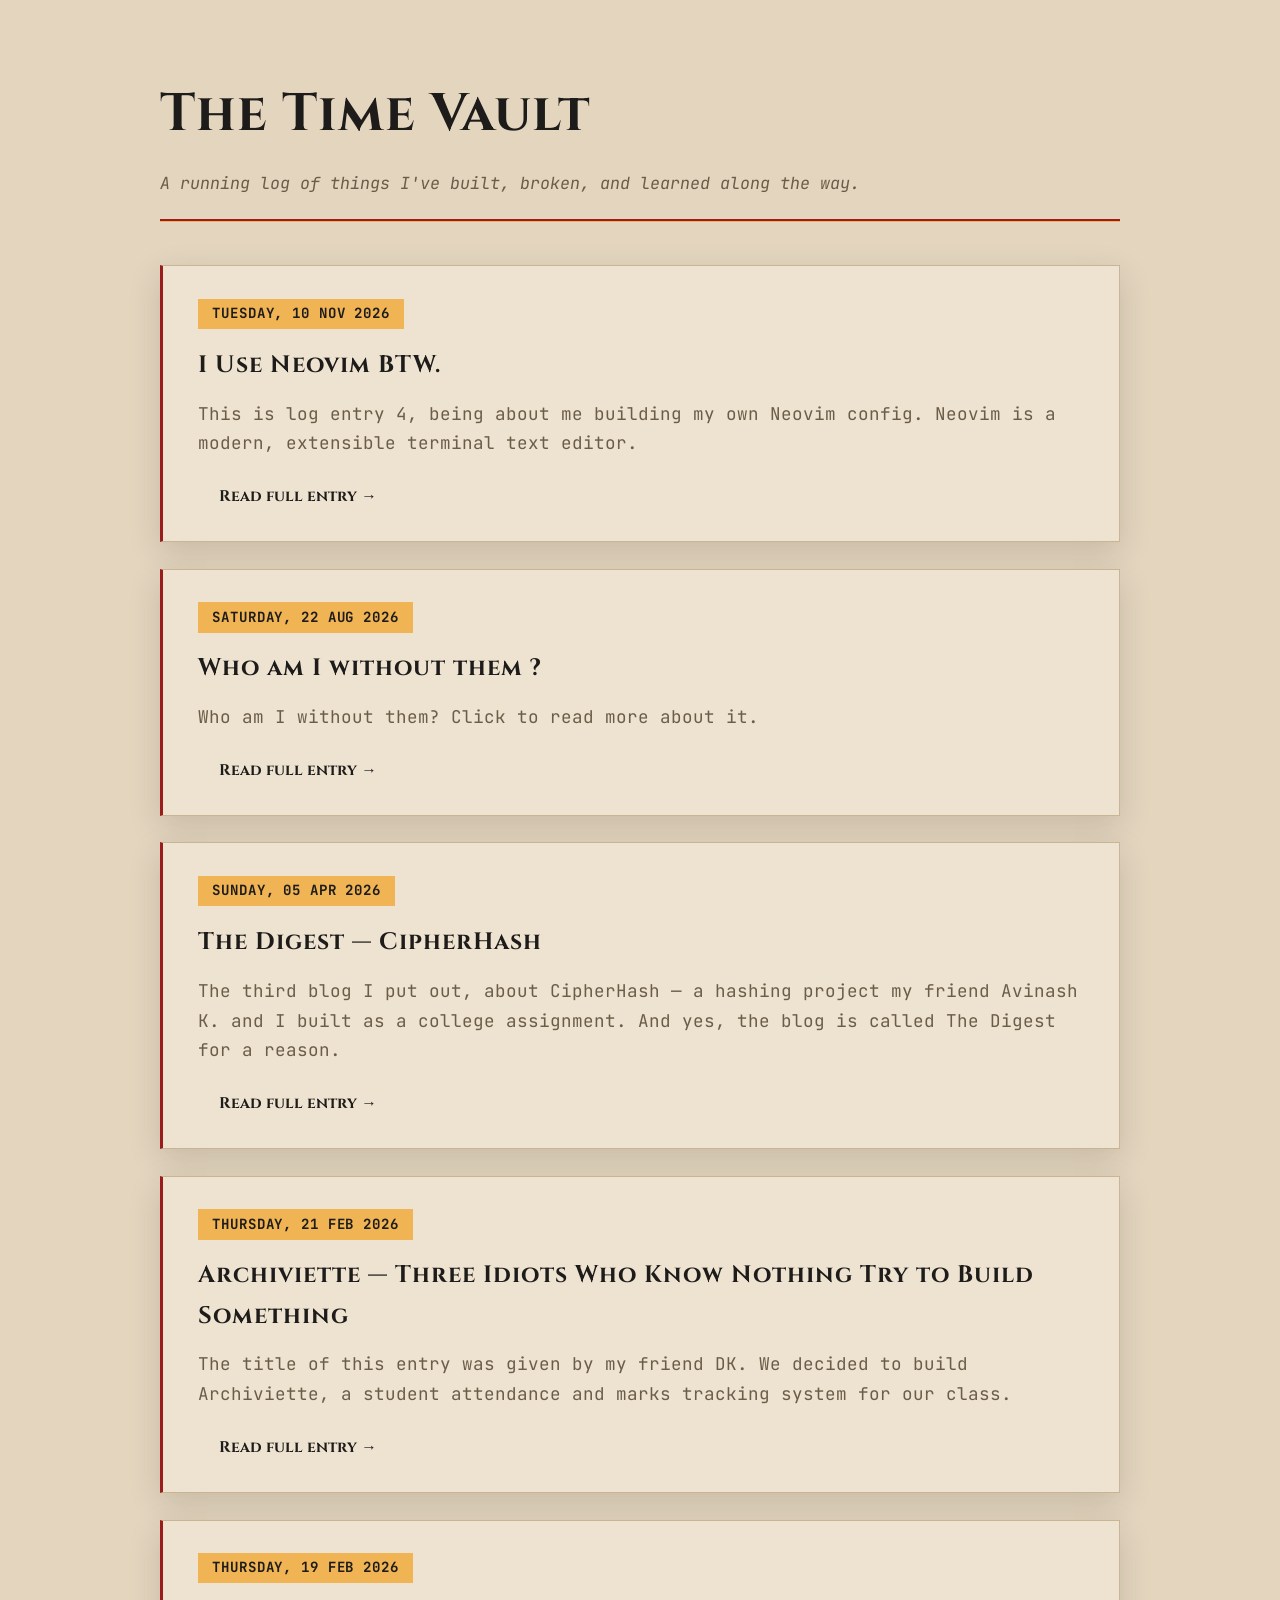
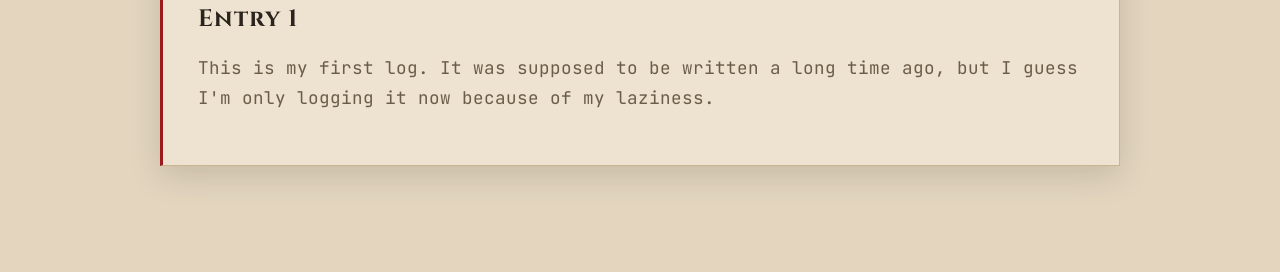
<file: logs.html>
<!doctype html>
<html lang="en">
  <head>
    <meta charset="UTF-8" />
    <meta name="viewport" content="width=device-width, initial-scale=1.0" />
    <title>The Time Vault | Barath Chand</title>
    <meta
      name="description"
      content="Log entries and write-ups from Barath Chand's projects and learning journey."
    />
    <link rel="icon" type="image/png" href="./pic/favicon.png" />
    <link rel="preconnect" href="https://fonts.googleapis.com" />
    <link rel="preconnect" href="https://fonts.gstatic.com" crossorigin />
    <link
      href="https://fonts.googleapis.com/css2?family=Cinzel:wght@600;700&family=JetBrains+Mono:wght@400;500;600;700&display=swap"
      rel="stylesheet"
    />
    <style>
      :root {
        --bg: #e3d5be;
        --panel: #ede3d0;
        --accent: #9b1c1c;
        /* Flash Crimson */
        --accent-light: #c82333;
        /* Speedster Red */
        --primary-accent: #1e1c1a;
        /* Warm Charcoal */
        --highlight: #f0b454;
        /* Speed Force Gold */
        --text: #2b241c;
        --muted: #6b5d48;
        --border: #c9b594;
        --shadow: rgba(43, 36, 28, 0.15);
        --radius: 0px;
        --transition: 0.25s ease;
        --font-mono:
          "JetBrainsMono Nerd Font", "JetBrainsMono NF", "JetBrains Mono",
          monospace;
      }

      * {
        margin: 0;
        padding: 0;
        box-sizing: border-box;
      }

      ::selection {
        background: var(--highlight);
        color: var(--primary-accent);
      }

      ::-moz-selection {
        background: var(--highlight);
        color: var(--primary-accent);
      }

      html {
        font-size: 110%;
        scroll-behavior: smooth;
        scroll-padding-top: 2rem;
        -webkit-tap-highlight-color: rgba(0, 0, 0, 0);
      }

      body {
        font-family: var(--font-mono);
        background: var(--bg);
        color: var(--text);
        display: flex;
        line-height: 1.7;
      }

      h1,
      h2,
      h3 {
        font-family: "Cinzel", serif;
        letter-spacing: 1px;
      }

      a {
        color: inherit;
        text-decoration: none;
        -webkit-tap-highlight-color: rgba(0, 0, 0, 0) !important;
        outline: none;
      }

      a:focus {
        background: none !important;
      }

      a:active {
        background: none !important;
        color: inherit;
      }

      a:focus-visible,
      button:focus-visible {
        outline: 2px solid var(--highlight);
        outline-offset: 3px;
      }

      img {
        max-width: 100%;
        display: block;
      }

      /* ---------- Main Layout ---------- */

      .content {
        flex: 1;
        padding: 3rem;
        max-width: 1200px;
        margin: 0 auto;
      }

      .logs-wrap {
        max-width: 960px;
        margin: 0 auto;
        padding: 1rem 0 3rem;
      }

      .logs-header {
        margin-bottom: 2.5rem;
        padding-bottom: 1.25rem;
        border-bottom: 2px solid var(--accent);
        box-shadow: 0 1px 0 0 var(--highlight);
      }

      .logs-header h1 {
        font-size: clamp(2.2rem, 5vw, 3rem);
        color: var(--primary-accent);
        margin-bottom: 0.5rem;
      }

      .logs-header p {
        color: var(--muted);
        font-style: italic;
        font-size: 0.95rem;
      }

      .log-list {
        display: flex;
        flex-direction: column;
        gap: 1.5rem;
      }

      .log-card {
        background: var(--panel);
        border: 1px solid var(--border);
        border-left: 3px solid var(--accent);
        border-radius: var(--radius);
        position: relative;
        padding: 1.75rem 2rem;
        box-shadow: 0 10px 30px var(--shadow);
        transition:
          border-left-color var(--transition),
          border-right-color var(--transition),
          transform var(--transition),
          box-shadow var(--transition);
      }

      .log-card:hover {
        border-left: 4px solid var(--accent);
        border-right: 3px solid var(--highlight);
        box-shadow:
          0 12px 30px var(--shadow),
          -2px 0 12px rgba(240, 180, 84, 0.2);
        transform: translateY(-3px);
      }

      /* Date badge — highlighted like the "LOGS" tag */
      .log-date {
        display: inline-block;
        font-family: var(--font-mono);
        font-size: 0.8rem;
        letter-spacing: 0.05rem;
        color: var(--primary-accent);
        background: var(--highlight);
        padding: 0.3rem 0.8rem;
        margin-bottom: 0.9rem;
        text-transform: uppercase;
        font-weight: 700;
        line-height: 1.4;
      }

      .log-card h2 {
        font-size: 1.35rem;
        margin-bottom: 0.75rem;
        color: var(--primary-accent);
      }

      .log-card h2 a {
        transition: color var(--transition);
      }

      .log-card h2 a:hover {
        color: var(--primary-accent);
      }

      /* Whole card is clickable: the title link stretches over the card */
      .log-card h2 a::after {
        content: "";
        position: absolute;
        inset: 0;
        cursor: pointer;
      }

      .log-card:hover h2 {
        color: var(--accent);
      }

      .log-card p.log-excerpt {
        color: var(--muted);
        margin-bottom: 1.25rem;
      }

      .read-more {
        display: inline-block;
        font-family: "Cinzel", serif;
        font-size: 0.88rem;
        font-weight: 700;
        color: var(--primary-accent);
        position: relative;
        padding-left: 1.2rem;
        transition:
          padding-left var(--transition),
          color var(--transition),
          letter-spacing var(--transition);
      }

      .read-more::before {
        content: "";
        position: absolute;
        left: 0;
        top: 50%;
        transform: translateY(-50%);
        width: 0;
        height: 2px;
        background: var(--highlight);
        transition: width var(--transition);
      }

      .read-more:hover {
        color: var(--accent);
        padding-left: 1.7rem;
        letter-spacing: 0.05em;
      }

      .read-more:hover::before {
        width: 1.1rem;
      }

      .log-card.no-link h2 {
        color: var(--text);
      }

      /* ---------- Mobile Viewport Rules ---------- */

      @media (max-width: 900px) {
        body {
          display: block;
        }

        html {
          scroll-padding-top: 1rem;
        }

        .content {
          padding: 1.5rem 1rem;
        }
      }

      @media (max-width: 600px) {
        .logs-header h1 {
          font-size: 2rem;
        }

        .log-card {
          padding: 1.25rem;
        }
      }
    </style>
  </head>

  <body>
    <main class="content">
      <div class="logs-wrap">
        <header class="logs-header">
          <h1>The Time Vault</h1>
          <p>
            A running log of things I've built, broken, and learned along the
            way.
          </p>
        </header>

        <div class="log-list">
          <article class="log-card">
            <p class="log-date">Tuesday, 10 Nov 2026</p>
            <h2><a href="logs/nvim.html">I Use Neovim BTW.</a></h2>
            <p class="log-excerpt">
              This is log entry 4, being about me building my own Neovim config.
              Neovim is a modern, extensible terminal text editor.
            </p>
            <a href="logs/nvim.html" class="read-more"
              >Read full entry &rarr;</a
            >
          </article>

          <article class="log-card">
            <p class="log-date">Saturday, 22 Aug 2026</p>
            <h2><a href="logs/whoami.html">Who am I without them ?</a></h2>
            <p class="log-excerpt">
              Who am I without them? Click to read more about it.
            </p>
            <a href="logs/whoami.html" class="read-more"
              >Read full entry &rarr;</a
            >
          </article>

          <article class="log-card">
            <p class="log-date">Sunday, 05 Apr 2026</p>
            <h2><a href="logs/The Digest.html">The Digest — CipherHash</a></h2>
            <p class="log-excerpt">
              The third blog I put out, about CipherHash — a hashing project my
              friend Avinash K. and I built as a college assignment. And yes,
              the blog is called The Digest for a reason.
            </p>
            <a href="logs/The Digest.html" class="read-more"
              >Read full entry &rarr;</a
            >
          </article>

          <article class="log-card">
            <p class="log-date">Thursday, 21 Feb 2026</p>
            <h2>
              <a href="logs/Log archiviette.html"
                >Archiviette — Three Idiots Who Know Nothing Try to Build
                Something</a
              >
            </h2>
            <p class="log-excerpt">
              The title of this entry was given by my friend DK. We decided to
              build Archiviette, a student attendance and marks tracking system
              for our class.
            </p>
            <a href="logs/Log archiviette.html" class="read-more"
              >Read full entry &rarr;</a
            >
          </article>

          <article class="log-card no-link">
            <p class="log-date">Thursday, 19 Feb 2026</p>
            <h2>Entry 1</h2>
            <p class="log-excerpt">
              This is my first log. It was supposed to be written a long time
              ago, but I guess I'm only logging it now because of my laziness.
            </p>
          </article>
        </div>
      </div>
    </main>
  </body>
</html>
</file>
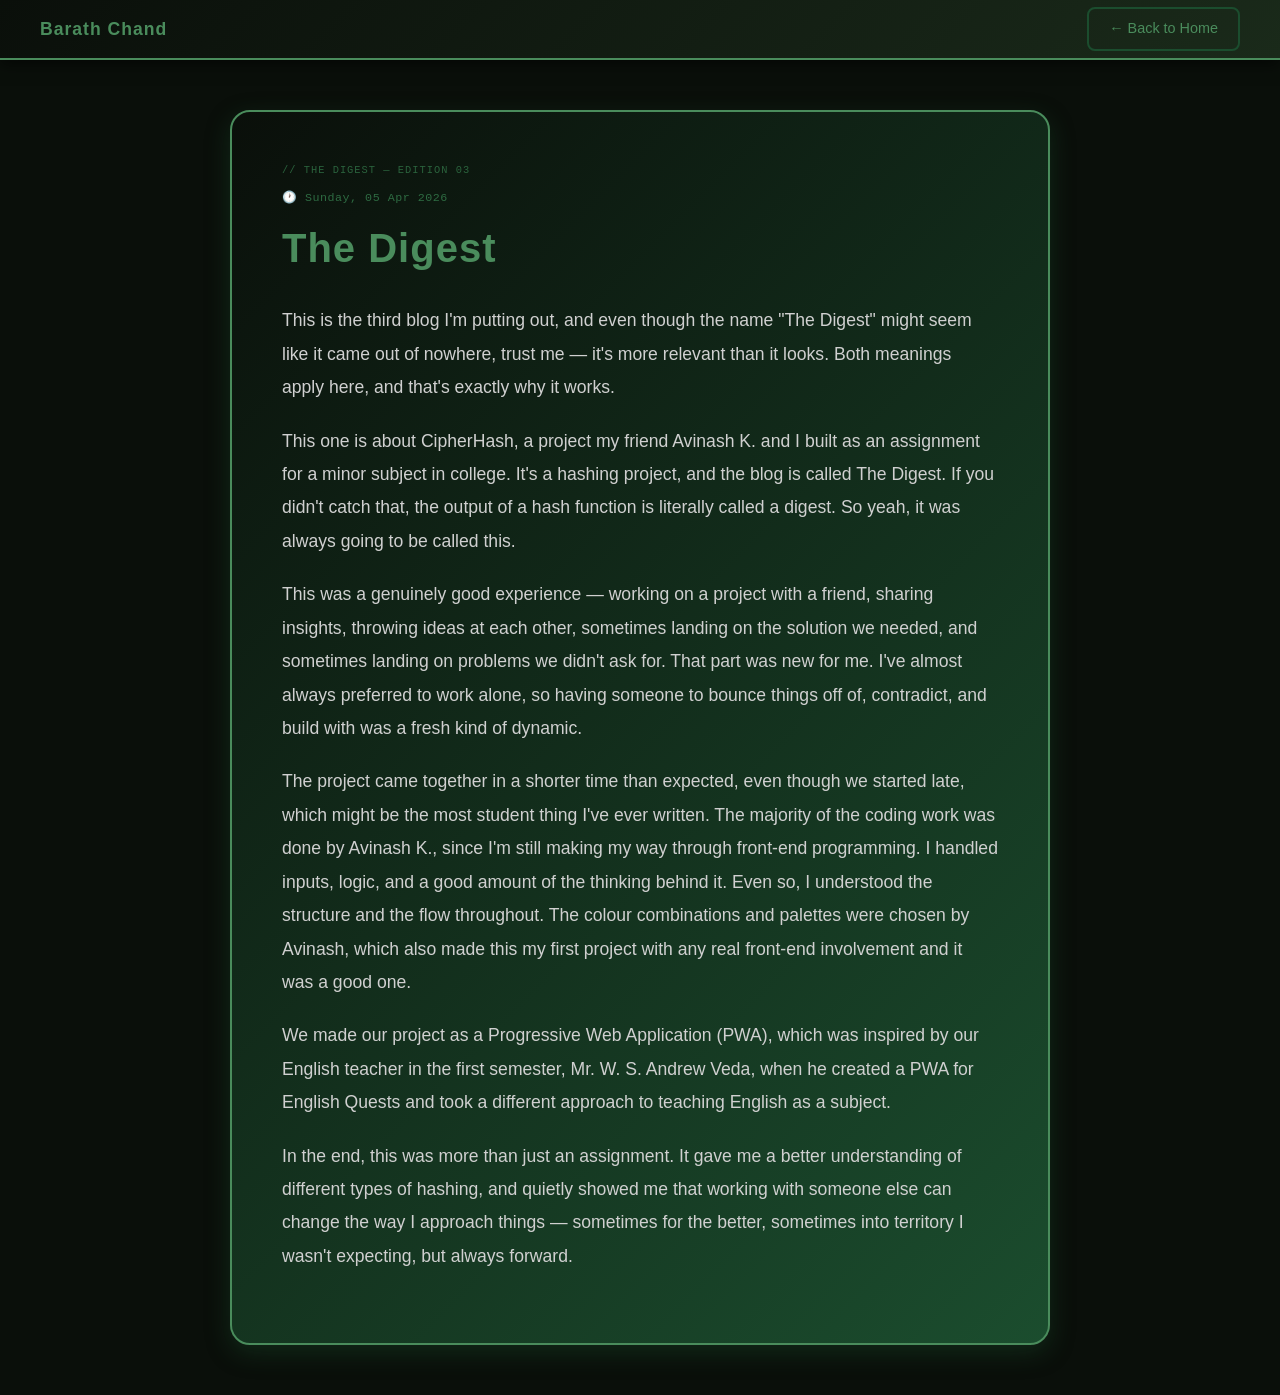
<file: The Digest.html>
<!DOCTYPE html>
<html lang="en">
<head>
    <meta charset="UTF-8">
    <meta name="viewport" content="width=device-width, initial-scale=1.0">
    <title>The Digest - Barath Chand</title>
    <style>
        * { margin: 0; padding: 0; box-sizing: border-box; }

        body {
            font-family: 'Segoe UI', sans-serif;
            background: #0A0F0A;
            color: #d0d0d0;
            line-height: 1.6;
            min-height: 100vh;
        }

        #matrix-canvas {
            position: fixed;
            top: 0; left: 0;
            width: 100%; height: 100%;
            z-index: 0;
            opacity: 0.12;
        }

        .topnav {
            position: fixed;
            top: 0; left: 0; right: 0;
            height: 60px;
            background: linear-gradient(135deg, #0A0F0A 0%, #1A2A1A 100%);
            border-bottom: 2px solid #4A8C5C;
            display: flex;
            align-items: center;
            justify-content: space-between;
            padding: 0 40px;
            z-index: 100;
            box-shadow: 0 4px 15px rgba(0, 0, 0, 0.6);
        }

        .topnav .brand {
            color: #4A8C5C;
            font-size: 1.1em;
            font-weight: 600;
            letter-spacing: 1px;
            text-decoration: none;
        }

        .back-link {
            color: #4A8C5C;
            text-decoration: none;
            padding: 8px 20px;
            border: 2px solid #1B4D2E;
            border-radius: 8px;
            font-size: 0.9em;
            transition: all 0.3s ease;
        }

        .back-link:hover {
            background: #1B4D2E;
            border-color: #2E6B42;
        }

        .main {
            margin-top: 60px;
            padding: 50px 40px;
            max-width: 900px;
            margin-left: auto;
            margin-right: auto;
            position: relative;
            z-index: 1;
        }

        .log-container {
            background: linear-gradient(135deg, #0A0F0A 0%, #1B4D2E 100%);
            padding: 50px;
            border-radius: 20px;
            border: 2px solid #4A8C5C;
            box-shadow: 0 8px 25px rgba(27, 77, 46, 0.4);
        }

        .edition-tag {
            color: #2E6B42;
            font-size: 0.8em;
            font-family: monospace;
            letter-spacing: 1px;
            margin-bottom: 10px;
            opacity: 0.9;
        }

        .log-date {
            color: #2E6B42;
            font-size: 0.9em;
            font-family: monospace;
            letter-spacing: 0.5px;
            margin-bottom: 15px;
        }

        h1 {
            color: #4A8C5C;
            font-size: 2.5em;
            margin-bottom: 30px;
            letter-spacing: 1px;
            line-height: 1.3;
        }

        .log-content p {
            color: #d0d0d0;
            font-size: 1.1em;
            line-height: 1.9;
            margin-bottom: 20px;
        }

        @media (max-width: 768px) {
            .topnav { padding: 0 20px; }
            .main { padding: 30px 20px; }
            .log-container { padding: 30px; }
            h1 { font-size: 1.8em; }
        }
    </style>
</head>
<body>
    <canvas id="matrix-canvas"></canvas>

    <div class="topnav">
        <a href="index.html" class="brand">Barath Chand</a>
        <a href="index.html" class="back-link">← Back to Home</a>
    </div>

    <div class="main">
        <div class="log-container">
            <div class="edition-tag">// THE DIGEST — EDITION 03</div>
            <div class="log-date">🕐 Sunday, 05 Apr 2026</div>
            <h1>The Digest</h1>

            <div class="log-content">
                <p>This is the third blog I'm putting out, and even though the name "The Digest" might seem like it came out of nowhere, trust me — it's more relevant than it looks. Both meanings apply here, and that's exactly why it works.</p>

                <p>This one is about CipherHash, a project my friend Avinash K. and I built as an assignment for a minor subject in college. It's a hashing project, and the blog is called The Digest. If you didn't catch that, the output of a hash function is literally called a digest. So yeah, it was always going to be called this.</p>

                <p>This was a genuinely good experience — working on a project with a friend, sharing insights, throwing ideas at each other, sometimes landing on the solution we needed, and sometimes landing on problems we didn't ask for. That part was new for me. I've almost always preferred to work alone, so having someone to bounce things off of, contradict, and build with was a fresh kind of dynamic.</p>

                <p>The project came together in a shorter time than expected, even though we started late, which might be the most student thing I've ever written. The majority of the coding work was done by Avinash K., since I'm still making my way through front-end programming. I handled inputs, logic, and a good amount of the thinking behind it. Even so, I understood the structure and the flow throughout. The colour combinations and palettes were chosen by Avinash, which also made this my first project with any real front-end involvement and it was a good one.</p>
                
                <p>We made our project as a Progressive Web Application (PWA), which was inspired by our English teacher in the first semester, Mr. W. S. Andrew Veda, when he created a PWA for English Quests and took a different approach to teaching English as a subject.
                    
                <p>In the end, this was more than just an assignment. It gave me a better understanding of different types of hashing, and quietly showed me that working with someone else can change the way I approach things — sometimes for the better, sometimes into territory I wasn't expecting, but always forward.</p>
            </div>
        </div>
    </div>

    <script>
        const canvas = document.getElementById('matrix-canvas');
        const ctx = canvas.getContext('2d');

        canvas.width = window.innerWidth;
        canvas.height = window.innerHeight;

        const fontSize = 14;
        const columns = Math.floor(canvas.width / fontSize);
        const drops = Array(columns).fill(1);
        const chars = '01';

        function draw() {
            ctx.fillStyle = 'rgba(10, 15, 10, 0.05)';
            ctx.fillRect(0, 0, canvas.width, canvas.height);
            ctx.font = fontSize + 'px monospace';

            for (let i = 0; i < drops.length; i++) {
                const char = chars[Math.floor(Math.random() * chars.length)];
                ctx.fillStyle = '#4A8C5C';
                ctx.fillText(char, i * fontSize, drops[i] * fontSize);
                if (drops[i] * fontSize > canvas.height && Math.random() > 0.975) drops[i] = 0;
                drops[i]++;
            }
        }

        setInterval(draw, 45);
        window.addEventListener('resize', () => {
            canvas.width = window.innerWidth;
            canvas.height = window.innerHeight;
        });
    </script>
</body>
</html>
</file>
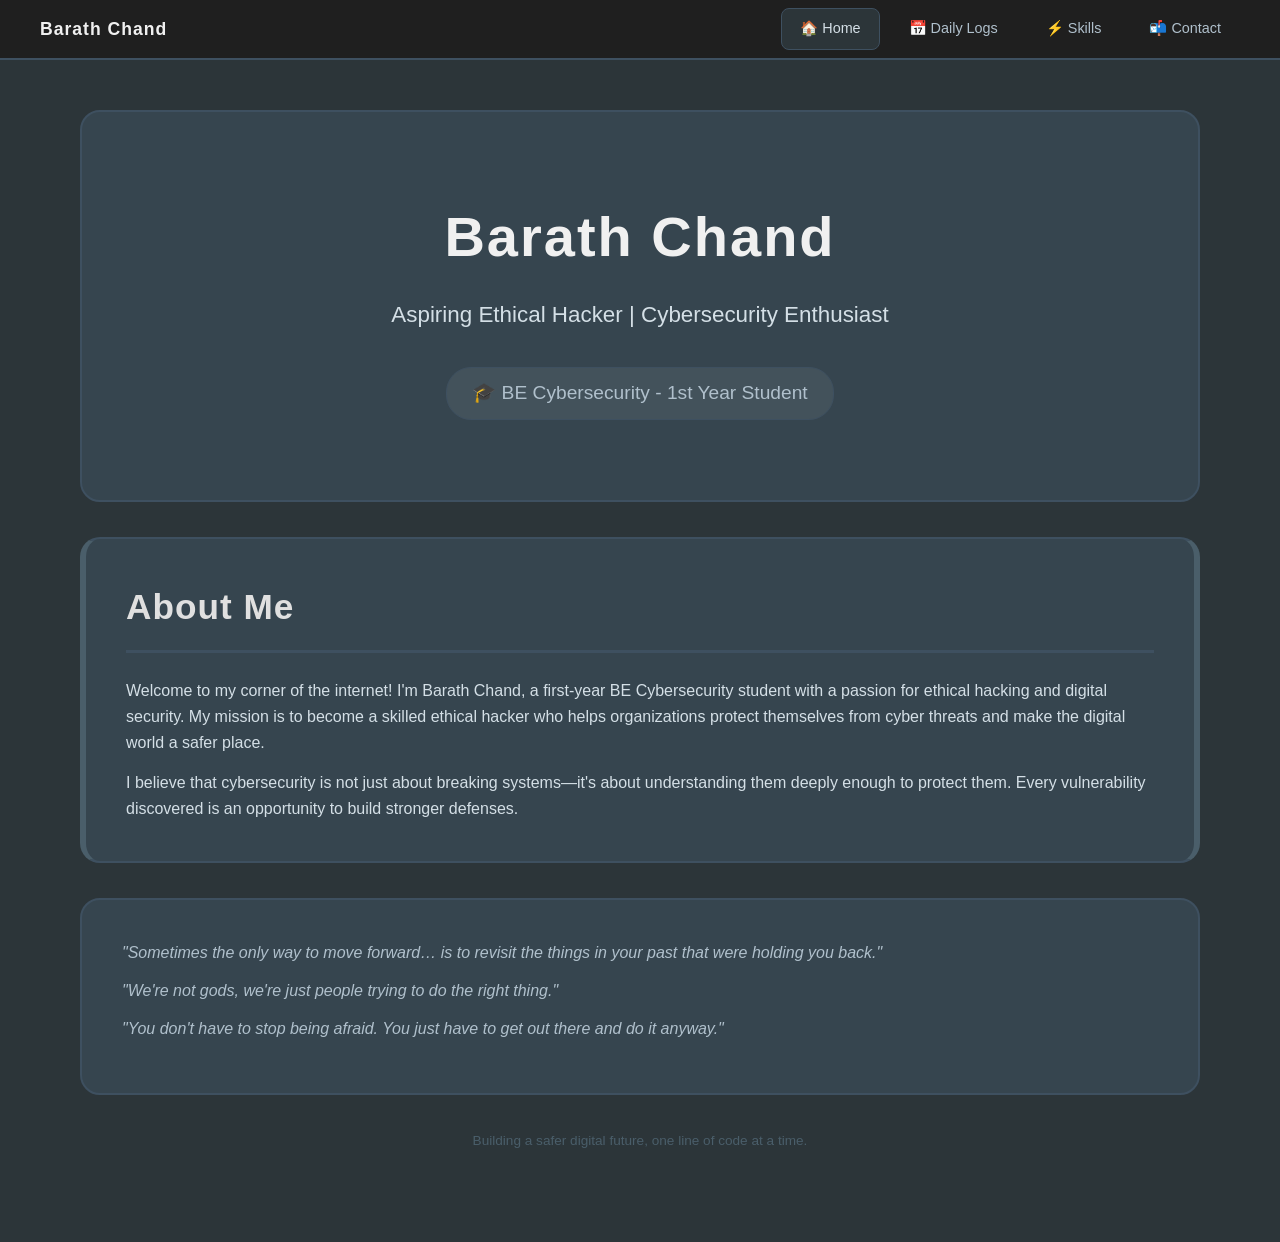
<file: logs/logs.html>
<!DOCTYPE html>
<html lang="en">
<head>
    <meta charset="UTF-8">
    <meta name="viewport" content="width=device-width, initial-scale=1.0">
    <title>Barath Chand - Aspiring Ethical Hacker</title>
    <style>
        * { margin: 0; padding: 0; box-sizing: border-box; }

        body {
            font-family: 'Segoe UI', sans-serif;
            background: #2C3539;
            color: #D4DFE6;
            line-height: 1.6;
            min-height: 100vh;
        }

        .topnav {
            position: fixed;
            top: 0; left: 0; right: 0;
            height: 60px;
            background: #1F1F1F;
            border-bottom: 2px solid #3E5060;
            display: flex;
            align-items: center;
            justify-content: space-between;
            padding: 0 40px;
            z-index: 100;
        }

        .topnav .brand {
            color: #f0f0f0;
            font-size: 1.1em;
            font-weight: 600;
            letter-spacing: 1px;
        }

        .topnav nav { display: flex; gap: 10px; }

        .topnav nav a {
            color: #B0C0CC;
            text-decoration: none;
            padding: 8px 18px;
            border-radius: 8px;
            font-size: 0.9em;
            transition: all 0.3s ease;
            border: 1px solid transparent;
            cursor: pointer;
        }

        .topnav nav a:hover,
        .topnav nav a.active {
            background: #2C3539;
            color: #D4DFE6;
            border-color: #3E5060;
        }

        .main {
            margin-top: 60px;
            padding: 50px 40px;
            max-width: 1200px;
            margin-left: auto;
            margin-right: auto;
        }

        .page-section { display: none; }
        .page-section.active { display: block; }

        header {
            text-align: center;
            padding: 80px 40px;
            background: #36454F;
            border-radius: 20px;
            margin-bottom: 35px;
            border: 2px solid #3E5060;
        }

        h1 {
            font-size: 3.5em;
            color: #f0f0f0;
            margin-bottom: 15px;
            letter-spacing: 2px;
            font-weight: 700;
        }

        .tagline { font-size: 1.4em; color: #D4DFE6; margin-bottom: 15px; }

        .status {
            color: #B0C0CC;
            font-size: 1.2em;
            margin-top: 20px;
            padding: 10px 25px;
            background: rgba(212, 223, 230, 0.08);
            border-radius: 25px;
            display: inline-block;
            border: 1px solid #3E5060;
        }

        .section {
            background: #36454F;
            padding: 40px;
            margin-bottom: 35px;
            border-radius: 20px;
            border: 2px solid #3E5060;
            border-left: 6px solid #4A5E6A;
            border-right: 6px solid #4A5E6A;
        }

        h2 {
            color: #e0e0e0;
            margin-bottom: 25px;
            font-size: 2.2em;
            border-bottom: 3px solid #3E5060;
            padding-bottom: 15px;
            letter-spacing: 1px;
        }

        .section-title {
            color: #e0e0e0;
            font-size: 2.2em;
            margin-bottom: 30px;
            border-bottom: 3px solid #3E5060;
            padding-bottom: 15px;
            letter-spacing: 1px;
        }

        .log-entry {
            background: #36454F;
            padding: 30px;
            border-radius: 15px;
            border: 2px solid #3E5060;
            border-left: 5px solid #4A5E6A;
            margin-bottom: 20px;
            transition: all 0.3s ease;
        }

        .log-entry:hover { border-color: #7A9BAD; border-left-color: #7A9BAD; }

        .log-entry-header {
            display: flex;
            justify-content: space-between;
            align-items: flex-start;
            margin-bottom: 10px;
            gap: 15px;
        }

        .log-entry .log-date {
            color: #7A9BAD;
            font-size: 0.82em;
            font-family: monospace;
            letter-spacing: 0.5px;
        }

        .log-entry h3 { color: #f0f0f0; font-size: 1.2em; margin-bottom: 10px; }
        .log-entry p { color: #D4DFE6; font-size: 0.95em; line-height: 1.7; }

        .empty-logs {
            background: rgba(212, 223, 230, 0.04);
            border: 2px dashed #3E5060;
            border-radius: 15px;
            padding: 80px 25px;
            text-align: center;
        }

        .empty-logs span { display: block; font-size: 3em; margin-bottom: 15px; }
        .empty-logs p { font-size: 1em; color: #4A5E6A; }

        .skills-grid {
            display: grid;
            grid-template-columns: repeat(auto-fit, minmax(260px, 1fr));
            gap: 25px;
            margin-top: 25px;
        }

        .skill-card {
            background: #2C3539;
            padding: 30px;
            border-radius: 15px;
            border: 2px solid #3E5060;
            transition: all 0.3s ease;
        }

        .skill-card:hover { border-color: #4A5E6A; background: #3E5060; }
        .skill-card h4 { color: #e8e8e8; font-size: 1.1em; margin-bottom: 10px; }
        .skill-card p { color: #D4DFE6; font-size: 0.95em; }

        .social-links {
            display: flex;
            gap: 20px;
            flex-wrap: wrap;
            margin-top: 25px;
        }

        .social-links a {
            color: #D4DFE6;
            text-decoration: none;
            padding: 12px 30px;
            border: 2px solid #3E5060;
            border-radius: 25px;
            background: rgba(212, 223, 230, 0.06);
            font-weight: 600;
            transition: all 0.3s ease;
        }

        .social-links a:hover { background: #D4DFE6; color: #2C3539; border-color: #D4DFE6; }

        .footer-quotes {
            background: #36454F;
            padding: 40px;
            border-radius: 20px;
            border: 2px solid #3E5060;
            margin-bottom: 35px;
        }

        .footer-quotes p { font-style: italic; color: #B0C0CC; margin-bottom: 12px; font-size: 1em; }
        .copyright { text-align: center; color: #4A5E6A; font-size: 0.85em; padding-bottom: 40px; }

        @media (max-width: 768px) {
            .topnav { padding: 0 20px; }
            .topnav .brand { font-size: 0.9em; }
            .topnav nav a { padding: 6px 10px; font-size: 0.8em; }
            .main { padding: 30px 20px; }
            h1 { font-size: 2.2em; }
            .tagline { font-size: 1.1em; }
            .section { padding: 25px; }
            h2 { font-size: 1.8em; }
        }
    </style>
</head>
<body>
    <div class="topnav">
        <span class="brand">Barath Chand</span>
        <nav>
            <a class="active" onclick="showSection('home', this)">🏠 Home</a>
            <a onclick="showSection('logs', this)">📅 Daily Logs</a>
            <a onclick="showSection('skills', this)">⚡ Skills</a>
            <a onclick="showSection('contact', this)">📬 Contact</a>
        </nav>
    </div>

    <div class="main">
        <div id="home" class="page-section active">
            <header>
                <h1>Barath Chand</h1>
                <p class="tagline">Aspiring Ethical Hacker | Cybersecurity Enthusiast</p>
                <p class="status">🎓 BE Cybersecurity - 1st Year Student</p>
            </header>

            <div class="section">
                <h2>About Me</h2>
                <p>Welcome to my corner of the internet! I'm Barath Chand, a first-year BE Cybersecurity student with a passion for ethical hacking and digital security. My mission is to become a skilled ethical hacker who helps organizations protect themselves from cyber threats and make the digital world a safer place.</p>
                <p style="margin-top: 15px;">I believe that cybersecurity is not just about breaking systems—it's about understanding them deeply enough to protect them. Every vulnerability discovered is an opportunity to build stronger defenses.</p>
            </div>

            <div class="footer-quotes">
                <p>"Sometimes the only way to move forward… is to revisit the things in your past that were holding you back."</p>
                <p>"We're not gods, we're just people trying to do the right thing."</p>
                <p>"You don't have to stop being afraid. You just have to get out there and do it anyway."</p>
            </div>

            <p class="copyright">Building a safer digital future, one line of code at a time.</p>
        </div>

        <div id="logs" class="page-section">
            <h2 class="section-title">📅 Daily Logs</h2>
            <div id="logs-display">
                <div class="log-entry">
                    <div class="log-entry-header">
                        <div>
                            <div class="log-date">🕐 Thursday, 19 Feb 2026 — 19:44</div>
                            <h3>Entry 1 : </h3>
                        </div>
                    </div>
        <           <p>This is my first log. It was supposed to be written a long time ago, but I guess I'm only logging it now because of my laziness.</p>
                </div>
            </div>
            <div id="logs-display">
                <div class="log-entry">
                    <div class="log-entry-header">
                        <div>
                            <div class="log-date">🕐 Thursday, 21 Feb 2026 — 12:42</div>
                            <h3>Archiviette - Three Idiots Who Know Nothing Try to Build Something : </h3>
                        </div>
                    </div>
        <           <p>The tilte of this entry is given by one of my friend DK, We decided to build Archiviette, a student attendance and marks tracking system for our class. Why? Because spreadsheets are boring, nobody maintains them properly, and also because our collective resume currently peaks at “can print Hello World” and then immediately falls off a cliff.

The team is me, Pacman, and Dino. Three people whose entire programming experience is knowing how to print "Hello, world!" in Python and feeling way too accomplished afterward. We don’t know Flask. We don’t know React. We don’t know SQLite. We don’t even know what the fuck JSON is, we just know it’s pronounced the same as Jason. And somehow, this felt like a good time to start a real project.

</p>
                </div>
            </div>
        </div>

        <div id="skills" class="page-section">
            <h2 class="section-title">⚡ Skills & Learning</h2>
            <div class="skills-grid">
                <div class="skill-card">
                    <h4>🔐 Security Fundamentals</h4>
                    <p>Building strong foundations in network security, cryptography, and security protocols.</p>
                </div>
                <div class="skill-card">
                    <h4>💻 Programming</h4>
                    <p>Learning Python, C, and scripting for automation and security tools.</p>
                </div>
                <div class="skill-card">
                    <h4>🐧 Linux & Systems</h4>
                    <p>Developing expertise in Linux systems, command line, and system administration.</p>
                </div>
                <div class="skill-card">
                    <h4>🎯 Penetration Testing</h4>
                    <p>Exploring ethical hacking methodologies and penetration testing frameworks.</p>
                </div>
                <div class="skill-card">
                    <h4>🌐 Networking</h4>
                    <p>Understanding TCP/IP, DNS, HTTP, firewalls and how networks communicate.</p>
                </div>
                <div class="skill-card">
                    <h4>🛡️ CTF Challenges</h4>
                    <p>Practising on Capture The Flag challenges to sharpen problem solving skills.</p>
                </div>
            </div>
        </div>

        <div id="contact" class="page-section">
            <div class="section">
                <h2>Get In Touch</h2>
                <p>I'm always excited to connect with fellow cybersecurity enthusiasts, students, and professionals. Whether you want to share knowledge, collaborate on projects, or just chat about security trends, feel free to reach out!</p>
                <p style="margin-top: 15px; color: #B0C0CC; font-style: italic;">⚡ Don't try to reach me through phone calls, cause there is a reason 😎</p>
                <div class="social-links">
                    <a href="mailto:barathchand@example.com">📧 Email</a>
                    <a href="#">💻 GitHub</a>
                </div>
            </div>
        </div>
    </div>

    <script>
        function showSection(id, el) {
            document.querySelectorAll('.page-section').forEach(s => s.classList.remove('active'));
            document.querySelectorAll('.topnav nav a').forEach(a => a.classList.remove('active'));
            document.getElementById(id).classList.add('active');
            el.classList.add('active');
        }
    </script>
</body>
</html>
</file>
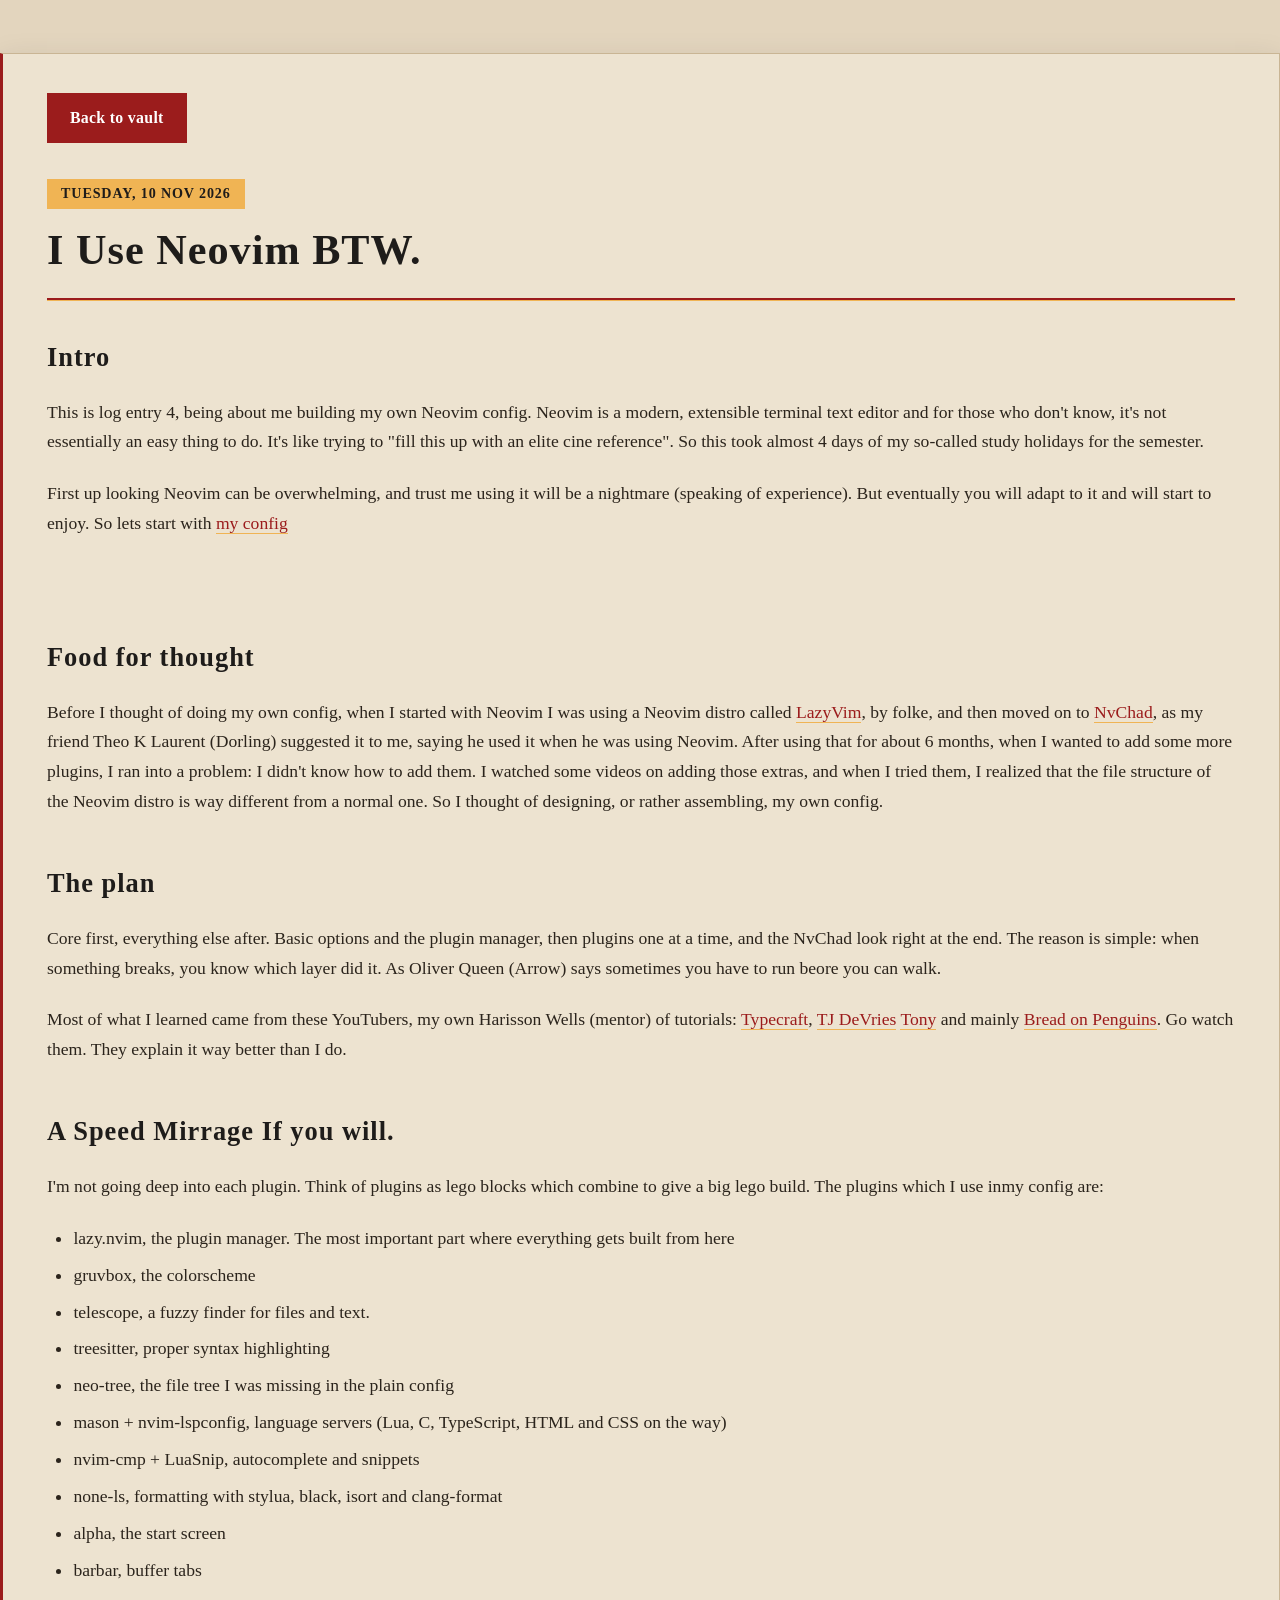
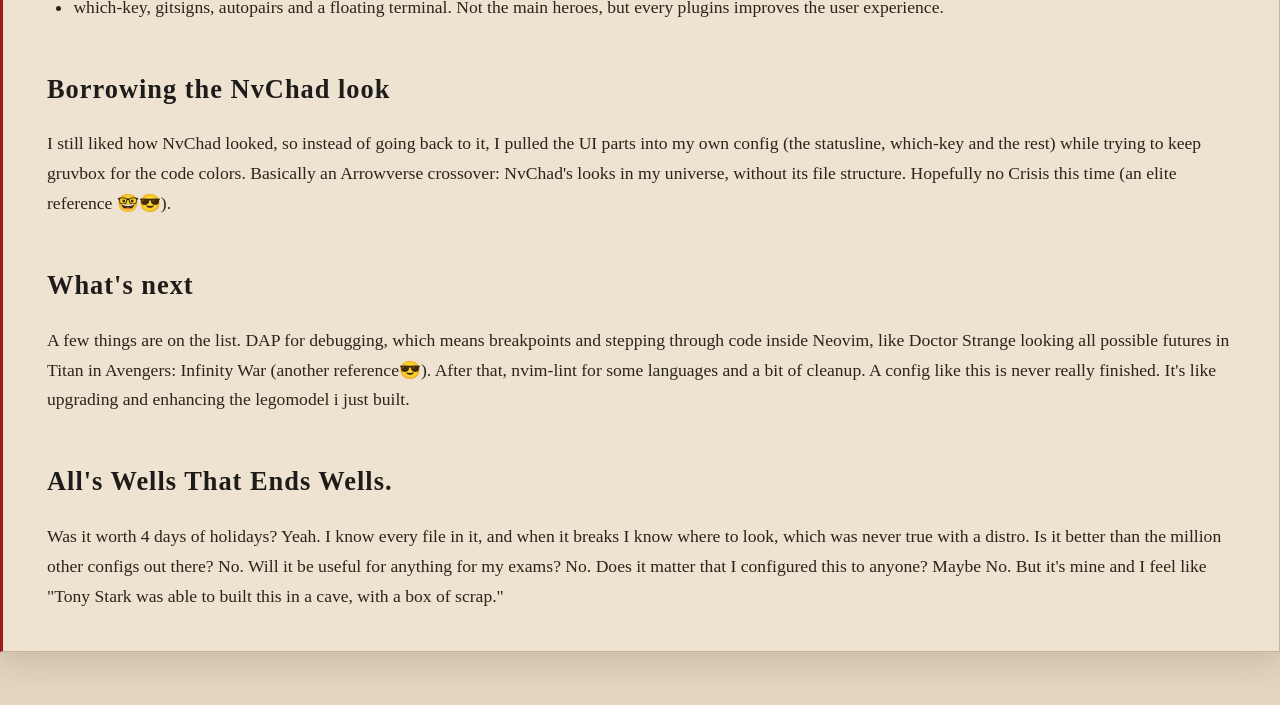
<file: logs/nvim.html>
<!DOCTYPE html>
<html lang="en">

<head>
	<meta charset="UTF-8">
	<meta name="viewport" content="width=device-width, initial-scale=1.0">
	<title>Building My Own Neovim Config</title>
	<link href="../style.css" rel="stylesheet">
	<link href="log-style.css" rel="stylesheet">
</head>

<body>
	<main class="log-entry">
		<a href="../logs.html" class="back-home">Back to vault</a>
		<header class="log-entry-header">
			<time class="log-timestamp" datetime="2026-11-10">Tuesday, 10 Nov 2026</time>
			<h1>I Use Neovim  BTW.</h1>
		</header>

		<div class="log-body">
			<h2>Intro</h2>
			<p>
				This is log entry 4, being about me building my own Neovim config. Neovim is a modern, extensible
				terminal text editor and for those who don't know, it's not essentially an easy thing to do. It's like
				trying to "fill this up with an elite cine reference". So this took almost 4 days of my so-called study
				holidays for the semester.
			</p>

			<p>
				First up looking Neovim can be overwhelming, and trust me using it will be a nightmare (speaking of
				experience). But eventually you will adapt to it and will start to enjoy. So lets start with
				<!-- TODO: replace # with the link to my config -->
				<a href=""https://github.com/BARRY-CHAND/dotfiles/tree/main/nvim target="_blank" rel="noopener">my config</a>
			</p>
			<br>

			<h2>Food for thought</h2>
			<p>
				Before I thought of doing my own config, when I started with Neovim I was using a Neovim distro called
				<a href="https://www.lazyvim.org" target="_blank" rel="noopener">LazyVim</a>, by folke, and then moved
				on to <a href="https://nvchad.com" target="_blank" rel="noopener">NvChad</a>, as my friend Theo K
				Laurent (Dorling) suggested it to me, saying he used it when he was using Neovim. After using that for
				about 6 months, when I wanted to add some more plugins, I ran into a problem: I didn't know how to add
				them. I watched some videos on adding those extras, and when I tried them, I realized that the file
				structure of the Neovim distro is way different from a normal one. So I thought of designing, or rather
				assembling, my own config.
			</p>

			<h2>The plan</h2>
			<p>
				Core first, everything else after. Basic options and the plugin manager, then plugins one at a time, and
				the NvChad look right at the end. The reason is simple: when something breaks, you know which layer did
				it. As Oliver Queen (Arrow) says sometimes you have to run beore you can walk.
			</p>
			<p>
				Most of what I learned came from these YouTubers, my own Harisson Wells (mentor) of tutorials:
				<a href="https://www.youtube.com/@typecraft_dev" target="_blank" rel="noopener">Typecraft</a>,
				<a href="https://www.youtube.com/@teej_dv" target="_blank" rel="noopener">TJ DeVries</a>
				<a href="https://www.youtube.com/channel/UC65_CVnMw6hvPET_DRDg3GA" target="_blank"
					rel="noopener">Tony</a> and mainly
				<a href="https://www.youtube.com/@BreadOnPenguins" target="_blank" rel="noopener">Bread on Penguins</a>.
				Go watch them. They explain it way better than I do.
			</p>

			<h2>A Speed Mirrage If you will.</h2>
			<p>
				I'm not going deep into each plugin. Think of plugins as lego blocks which combine to give a big lego
				build. The plugins which I use inmy config are:
			</p>
			<ul>
				<li>lazy.nvim, the plugin manager. The most important part where everything gets built from here</li>
				<li>gruvbox, the colorscheme</li>
				<li>telescope, a fuzzy finder for files and text.</li>
				<li>treesitter, proper syntax highlighting</li>
				<li>neo-tree, the file tree I was missing in the plain config</li>
				<li>mason + nvim-lspconfig, language servers (Lua, C, TypeScript, HTML and CSS on the way)</li>
				<li>nvim-cmp + LuaSnip, autocomplete and snippets</li>
				<li>none-ls, formatting with stylua, black, isort and clang-format</li>
				<li>alpha, the start screen</li>
				<li>barbar, buffer tabs</li>
				<li>which-key, gitsigns, autopairs and a floating terminal. Not the main heroes, but every plugins
					improves the user experience.</li>
			</ul>

			<h2>Borrowing the NvChad look</h2>
			<p>
				I still liked how NvChad looked, so instead of going back to it, I pulled the UI parts into my own
				config (the statusline, which-key and the rest) while trying to keep gruvbox for the code colors.
				Basically an Arrowverse crossover: NvChad's looks in my universe, without its file structure. Hopefully
				no Crisis this time (an elite reference 🤓😎).
			</p>

			<h2>What's next</h2>
			<p>
				A few things are on the list. DAP for debugging, which means breakpoints and stepping through code
				inside Neovim, like Doctor Strange looking all possible futures in Titan in Avengers: Infinity War
				(another reference😎). After that, nvim-lint for some languages and a bit of cleanup. A config like this
				is never really finished. It's like upgrading and enhancing the legomodel i just built.
			</p>

			<h2>All's Wells That Ends Wells.</h2>
			<p>
				Was it worth 4 days of holidays? Yeah. I know every file in it, and when it breaks I know where to look,
				which was never true with a distro. Is it better than the million other configs out there? No. Will it
				be useful for anything for my exams? No. Does it matter that I configured this to anyone? Maybe No. But
				it's mine and I feel like "Tony Stark was able to built this in a cave, with a box of scrap."
			</p>
		</div>
	</main>
</body>

</html>
</file>
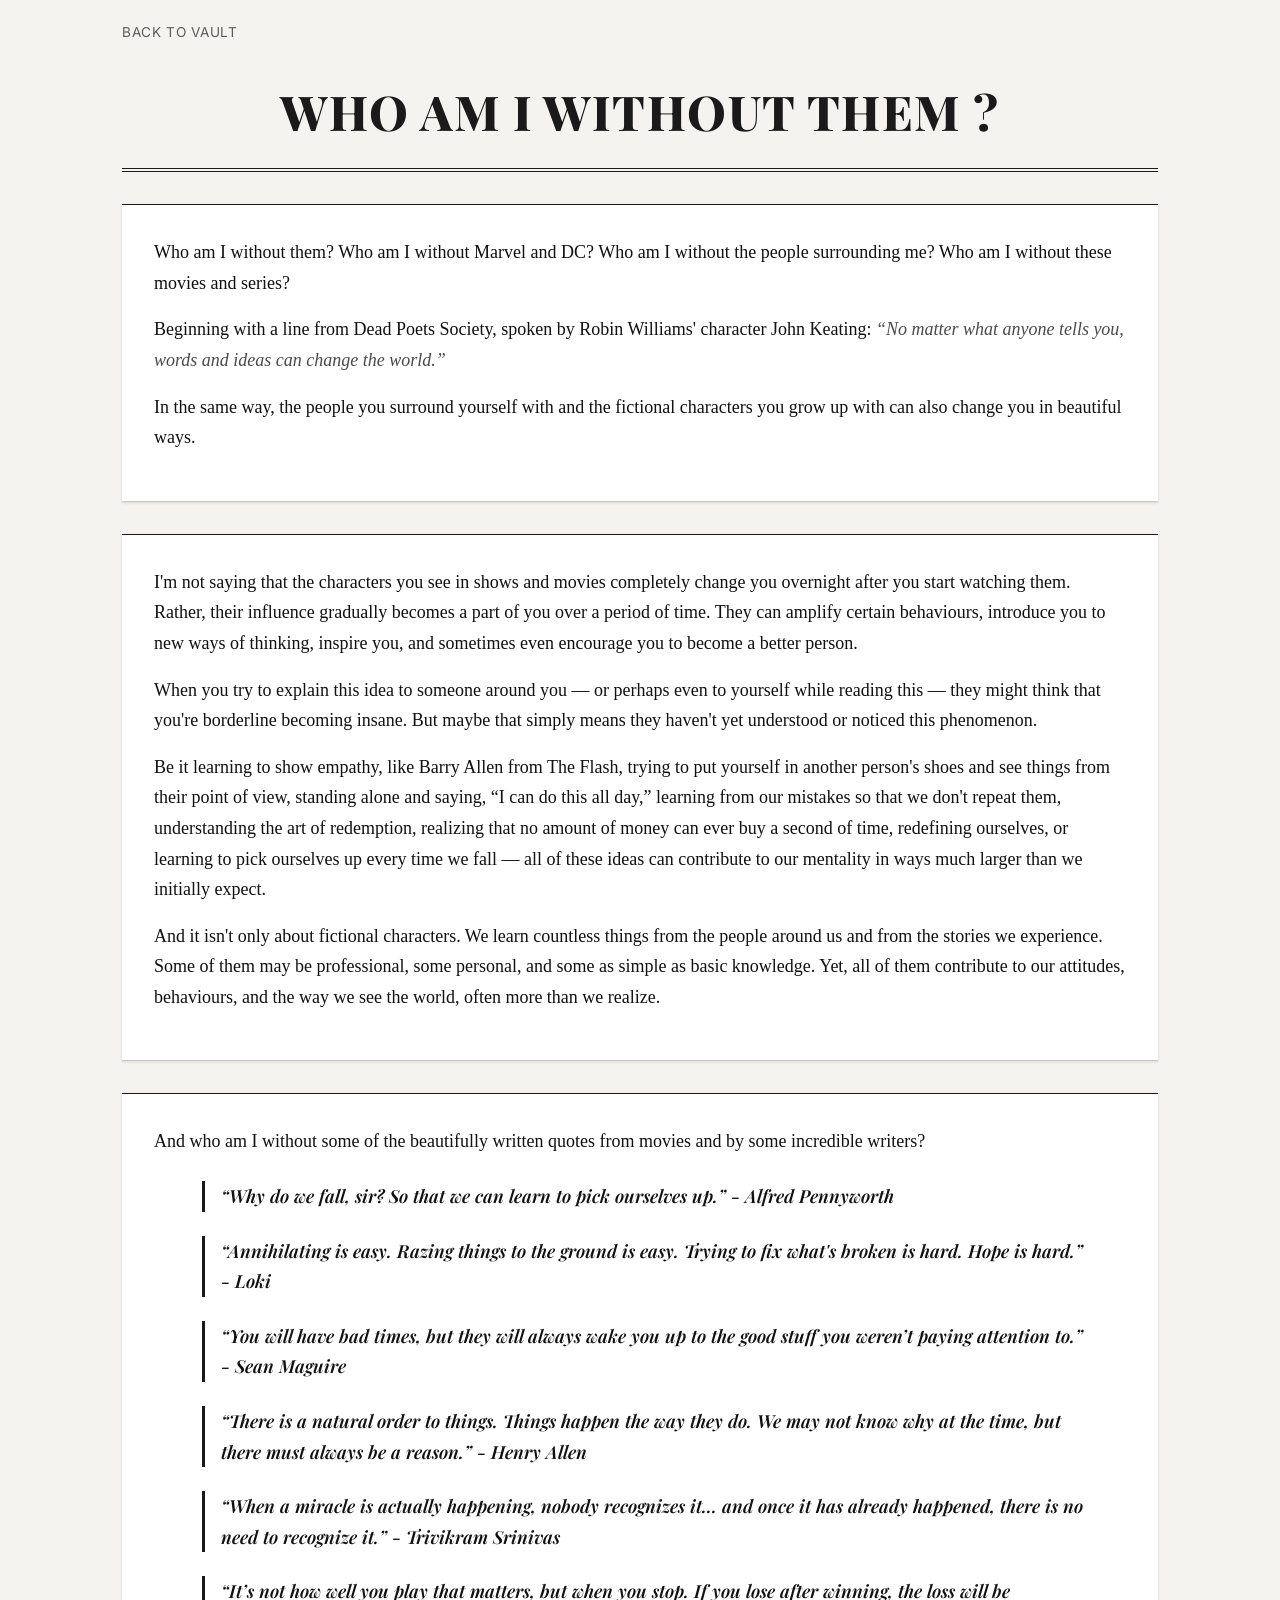
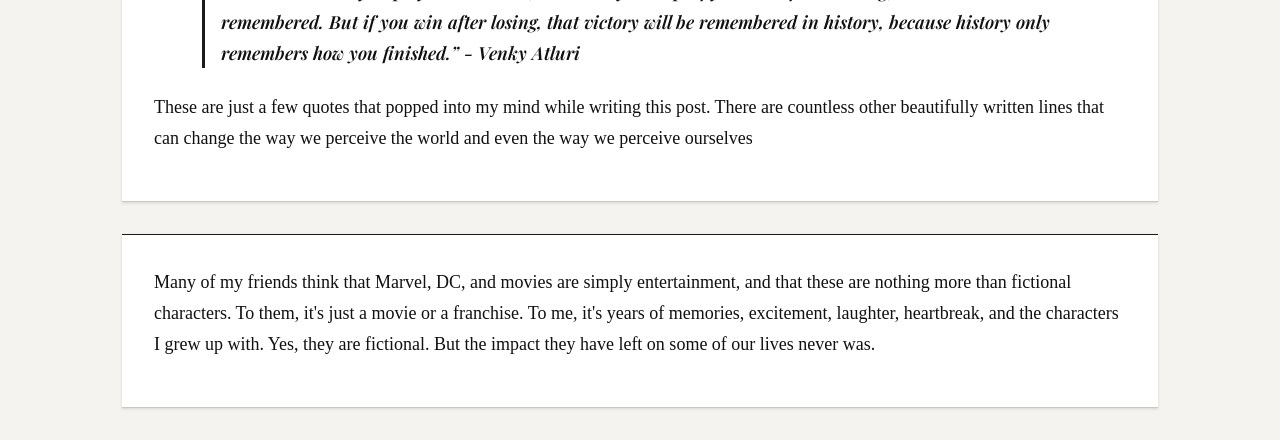
<file: logs/whoami.html>
<!DOCTYPE html>
<html lang="en">
<head>
  <meta charset="UTF-8">
  <meta name="viewport" content="width=device-width, initial-scale=1.0">
  <title>Who am I without them ?</title>
  <link href="https://fonts.googleapis.com/css2?family=Playfair+Display:wght@600;700;800&family=Old+Standard+TT:wght@400;700&family=Inter:wght@400;500;600;700&display=swap" rel="stylesheet">

  <style>
    :root {
      --bg: #f4f3ef;
      --panel: #ffffff;
      --accent: #1a1a1a;
      --accent-light: #4a4a4a;
      --text: #111111;
      --muted: #5c5c5c;
      --border: #1a1a1a;
      --rule: #c9c7c1;
      --shadow: rgba(0, 0, 0, 0.12);
      --radius: 0px;
      --transition: 0.25s ease;
    }

    * {
      margin: 0;
      padding: 0;
      box-sizing: border-box;
    }

    body{
      font-family: "Old Standard TT", "Georgia", serif;
      font-size: large;
      background: var(--bg);
      color: var(--text);
      line-height: 1.7;
    }

    header{
      max-width: 1100px;
      margin: 0 auto;
      padding: 1rem 2rem 0;
    }

    header a{
      color: var(--muted);
      font-family: "Inter", sans-serif;
      font-size: 0.85rem;
      letter-spacing: 0.05em;
      text-transform: uppercase;
      text-decoration: none;
    }

    header a:hover{
      color: var(--text);
      text-decoration: underline;
    }

    main{
      max-width: 1100px;
      margin: 0 auto;
      padding: 0 2rem;
    }

    main > h2{
      font-family: "Playfair Display", serif;
      font-weight: 800;
      font-size: 3rem;
      text-align: center;
      text-transform: uppercase;
      letter-spacing: 0.03em;
      color: var(--accent);
      padding: 1.5rem 0 1rem;
      border-bottom: 4px double var(--border);
      margin-bottom: 0.5rem;
    }

    .start, .main, .lines, .end{
      background-color: var(--panel);
      max-width: 1100px;
      padding: 2rem;
      margin: 2rem auto;
      border-top: 1px solid var(--border);
      border-bottom: 1px solid var(--rule);
      box-shadow: 0 1px 3px var(--shadow);
      border-radius: var(--radius);
    }

    .start p, .main p, .lines p, .end p{
      margin-bottom: 1rem;
    }

    .quotes{
      font-style: italic;
      color: var(--accent-light);
    }

    .quote{
      color: var(--text);
      font-family: "Playfair Display", serif;
      font-style: italic;
      font-weight: 600;
      font-size: large;
      margin: 1.5rem 2rem 1.5rem 3rem;
      padding-left: 1rem;
      border-left: 3px solid var(--border);
    }

    @media (max-width: 768px) {
      header{
        padding: 1rem 1.25rem 0;
      }

      main{
        padding: 0 1.25rem;
      }

      main > h2{
        font-size: 2rem;
        padding: 1.25rem 0 0.75rem;
        letter-spacing: 0.01em;
      }

      .start, .main, .lines, .end{
        padding: 1.25rem;
        margin: 1.25rem auto;
      }

      .quote{
        font-size: 1rem;
        margin: 1.25rem 0.5rem 1.25rem 1rem;
        padding-left: 0.75rem;
      }
    }

    @media (max-width: 480px) {
      body{
        font-size: medium;
      }

      main > h2{
        font-size: 1.6rem;
        letter-spacing: 0;
      }

      .start, .main, .lines, .end{
        padding: 1rem;
        margin: 1rem auto;
        border-radius: 0;
      }

      .quote{
        font-size: 0.95rem;
        margin: 1rem 0.25rem 1rem 0.75rem;
        padding-left: 0.6rem;
        border-left-width: 2px;
      }
    }

  </style>
</head>
<body>
  <header>
    <a href="../logs.html">Back to vault</a>
  </header>

  <main>
    <h2>Who am I without them ?</h2>

    <article class="start">
      <p>Who am I without them? Who am I without Marvel and DC? Who am I without the people surrounding me? Who am I without these movies and series?</p>

      <p>Beginning with a line from Dead Poets Society, spoken by Robin Williams' character John Keating: <span class="quotes">“No matter what anyone tells you, words and ideas can change the world.”</span></p>

      <p>In the same way, the people you surround yourself with and the fictional characters you grow up with can also change you in beautiful ways.</p>
    </article>

    <article class="main">
      <p>I'm not saying that the characters you see in shows and movies completely change you overnight after you start watching them. Rather, their influence gradually becomes a part of you over a period of time. They can amplify certain behaviours, introduce you to new ways of thinking, inspire you, and sometimes even encourage you to become a better person.</p>

      <p>When you try to explain this idea to someone around you — or perhaps even to yourself while reading this — they might think that you're borderline becoming insane. But maybe that simply means they haven't yet understood or noticed this phenomenon.</p>

      <p>Be it learning to show empathy, like Barry Allen from The Flash, trying to put yourself in another person's shoes and see things from their point of view, standing alone and saying, “I can do this all day,” learning from our mistakes so that we don't repeat them, understanding the art of redemption, realizing that no amount of money can ever buy a second of time, redefining ourselves, or learning to pick ourselves up every time we fall — all of these ideas can contribute to our mentality in ways much larger than we initially expect.</p>

      <p>And it isn't only about fictional characters. We learn countless things from the people around us and from the stories we experience. Some of them may be professional, some personal, and some as simple as basic knowledge. Yet, all of them contribute to our attitudes, behaviours, and the way we see the world, often more than we realize.</p>
    </article>

    <article class="lines">
      <p>And who am I without some of the beautifully written quotes from movies and by some incredible writers?</p>


      <p>
        <div class="quote">“Why do we fall, sir? So that we can learn to pick ourselves up.” - Alfred Pennyworth</div> 
      </p>

      <p>
        <div class="quote">“Annihilating is easy. Razing things to the ground is easy. Trying to fix what's broken is hard. Hope is hard.” - Loki</div>
      </p>

      <p>
        <div class="quote">“You will have bad times, but they will always wake you up to the good stuff you weren’t paying attention to.” - Sean Maguire</div>
      </p>

      <p>
        <div class="quote">“There is a natural order to things. Things happen the way they do. We may not know why at the time, but there must always be a reason.” - Henry Allen</div>
      </p>

      <p>
        <div class="quote">“When a miracle is actually happening, nobody recognizes it... and once it has already happened, there is no need to recognize it.” - Trivikram Srinivas</div>
      </p>

      <p>
        <div class="quote">“It’s not how well you play that matters, but when you stop. If you lose after winning, the loss will be remembered. But if you win after losing, that victory will be remembered in history, because history only remembers how you finished.” - Venky Atluri</div>
      </p>

      <p>These are just a few quotes that popped into my mind while writing this post. There are countless other beautifully written lines that can change the way we perceive the world and even the way we perceive ourselves</p>
    </article>

    <article class="end">
      <p>Many of my friends think that Marvel, DC, and movies are simply entertainment, and that these are nothing more than fictional characters. To them, it's just a movie or a franchise. To me, it's years of memories, excitement, laughter, heartbreak, and the characters I grew up with. Yes, they are fictional. But the impact they have left on some of our lives never was.</p>
    </article>
  </main>
</body>
</html>
</file>
<file: style.css>
:root {
	--bg: #E3D5BE;
	--panel: #EDE3D0;
	--accent: #9b1c1c;
	/* Flash Crimson */
	--accent-light: #c82333;
	/* Speedster Red */
	--primary-accent: #1E1C1A;
	/* Warm Charcoal */
	--highlight: #f0b454;
	/* Speed Force Gold */
	--text: #2B241C;
	--muted: #6B5D48;
	--border: #C9B594;
	--shadow: rgba(43, 36, 28, 0.15);
	--sidebar-width: 225px;
	--radius: 0px;
	--transition: 0.25s ease;
	scroll-behavior: smooth;
}

* {
	margin: 0;
	padding: 0;
	box-sizing: border-box;
}

::selection {
	background: var(--highlight);
	color: var(--primary-accent);
}

::-moz-selection {
	background: var(--highlight);
	color: var(--primary-accent);
}

html {
	scroll-behavior: smooth;
	-webkit-tap-highlight-color: rgba(0, 0, 0, 0);
}

body {
	font-family: "Lora", Georgia, serif;
	background: var(--bg);
	color: var(--text);
	display: flex;
	line-height: 1.7;
}

h1,
h2,
h3 {
	font-family: "Cinzel", serif;
	letter-spacing: 1px;
}

a {
	color: inherit;
	text-decoration: none;
	-webkit-tap-highlight-color: rgba(0, 0, 0, 0) !important;
	outline: none;
}

a:focus {
	background: none !important;
}

a:active {
	background: none !important;
	color: inherit;
}

a:focus-visible,
button:focus-visible {
	outline: 2px solid var(--highlight);
	outline-offset: 3px;
}

img {
	max-width: 100%;
	display: block;
}

/* ---------- Desktop Sidebar ---------- */

.sidebar {
	position: sticky;
	top: 0;
	width: var(--sidebar-width);
	height: 100vh;
	max-height: 100vh;
	overflow-y: auto;
	padding: 1.3rem 1.15rem;
	background: var(--panel);
	backdrop-filter: blur(18px);
	-webkit-backdrop-filter: blur(18px);
	border-right: 3px solid var(--accent);
	display: flex;
	flex-direction: column;
	scrollbar-width: none;
}

.sidebar::-webkit-scrollbar {
	display: none;
}

.brand {
	margin-bottom: 1.1rem;
	padding-bottom: 1.1rem;
	border-bottom: 1px solid var(--accent);
	box-shadow: 0 1px 0 0 var(--highlight);
}

.brand-wrapper {
	display: flex;
	align-items: center;
	justify-content: space-between;
}

.brand-title-group {
	display: flex;
	align-items: center;
	gap: 0.75rem;
}

.brand-avatar {
	width: 46px;
	height: 46px;
	min-width: 46px;
	min-height: 46px;
	border-radius: 50%;
	object-fit: cover;
	border: 2px solid var(--highlight);
	box-shadow: 0 0 0 1px var(--accent);
	flex-shrink: 0;
	display: inline-block;
	background-color: var(--bg);
}

.brand h1 {
	color: var(--primary-accent);
	font-size: 1.5rem;
	line-height: 1.15;
	letter-spacing: 1px;
}

.brand p {
	color: var(--muted);
}

/* Social icons base styling */
.sidebar-social {
	display: flex;
	align-items: center;
}

.sidebar-social a {
	display: inline-flex;
	align-items: center;
	justify-content: center;
	color: var(--primary-accent);
	border: 1px solid var(--border);
	background: rgba(43, 36, 28, 0.04);
	transition: color var(--transition), border-color var(--transition), background-color var(--transition), transform var(--transition);
}

.sidebar-social a:hover {
	color: var(--primary-accent);
	border-color: var(--highlight);
	background: var(--highlight);
	transform: translateY(-2px);
}

/* Desktop layout: in sidebar bottom container */
.sidebar-extra {
	margin-top: auto;
	padding-top: 1rem;
	flex-shrink: 0;
}

.desktop-social {
	display: flex;
	justify-content: flex-start;
	gap: 0.75rem;
	padding-left: 0.9rem;
	margin-top: 0.6rem;
}

.desktop-social a {
	width: 38px;
	height: 38px;
}

.desktop-social svg {
	width: 18px;
	height: 18px;
}

/* Mobile top layout: hidden by default on desktop */
.mobile-social {
	display: none;
	gap: 0.45rem;
	margin-left: auto;
}

.mobile-social a {
	width: 32px;
	height: 32px;
}

.mobile-social svg {
	width: 15px;
	height: 15px;
}

.nav-list {
	list-style: none;
	margin-top: 0.2rem;
}

.nav-list li+li {
	margin-top: 0.55rem;
}

.nav-list a {
	position: relative;
	display: inline-block;
	padding: 0.35rem 0 0.35rem 1.15rem;
	font-family: "Josefin Sans", system-ui, sans-serif;
	font-size: 0.9rem;
	font-weight: 600;
	text-transform: uppercase;
	letter-spacing: 0.05em;
	-webkit-tap-highlight-color: rgba(0, 0, 0, 0) !important;
	transition: color var(--transition), padding-left var(--transition), letter-spacing var(--transition);
}

.nav-list a:active {
	background: none !important;
}

.nav-list a::before {
	content: "";
	position: absolute;
	left: 0;
	top: 50%;
	transform: translateY(-50%);
	width: 0;
	height: 2px;
	background: var(--highlight);
	transition: width var(--transition);
}

.nav-list a:hover {
	color: var(--accent);
	padding-left: 1.6rem;
	letter-spacing: 0.1em;
}

.nav-list a:hover::before {
	width: 1.05rem;
}

.sidebar-footer {
	margin-top: 1.25rem;
	padding-top: 1.25rem;
	border-top: 1px solid var(--accent);
	box-shadow: 0 -1px 0 0 var(--highlight);
	flex-shrink: 0;
	color: var(--primary-accent);
	font-family: "Cinzel", serif;
	font-weight: 700;
	font-size: 1.45rem;
}

.content {
	flex: 1;
	padding: 3rem;
	max-width: 1100px;
}

.hero {
	padding: 2rem 0rem 2rem;
	display: flex;
}

.hero-text {
	max-width: 1000px;
}

.hero-text h2 {
	max-width: 720px;
	background-color: var(--highlight);
	padding: 0.2rem;
}

.hero hr {
	border: 0;
	border-top: 2px solid var(--accent);
	box-shadow: 0 1px 0 0 var(--highlight);
	margin-bottom: 1.5rem;
}

.eyebrow {
	color: var(--primary-accent);
	font-weight: 700;
	letter-spacing: 0.25rem;
	margin-bottom: 1rem;
}

.hero h2 {
	color: var(--primary-accent);
	font-size: 3rem;
	margin-bottom: 1.5rem;
	line-height: 1.05;
}

.hero p {
	color: var(--muted);
	margin-bottom: 2rem;
	text-align: justify;
}

.quotes {
	color: var(--primary-accent);
	font-size: 1.2rem;
	font-family: "Cinzel", serif;
	font-weight: 500;
}

.hero-actions {
	display: flex;
	gap: 1rem;
	flex-wrap: wrap;
}

.hero-actions a {
	background-color: var(--accent);
	color: #ffffff;
}

.hero-actions a:hover,
.hero-actions:focus {
	color: var(--primary-accent);
	background-color: var(--highlight);
}

.button {
	display: inline-block;
	padding: 0.85rem 1.6rem;
	border-radius: var(--radius);
	transition: var(--transition);
	font-weight: 600;
	letter-spacing: 0.02em;
}

.primary {
	background: var(--accent);
	color: #ffffff;
}

.primary:hover {
	background: var(--highlight);
	color: var(--primary-accent);
}

/* Compact padding variation for buttons */
.button-compact {
	padding: 0.65rem 1.3rem;
	font-size: 0.9rem;
}

.section {
	padding: 3rem 0;
}

.section-header {
	margin-bottom: 2rem;
	padding-bottom: 0.85rem;
	border-bottom: 2px solid var(--accent);
	box-shadow: 0 1px 0 0 var(--highlight);
}

.section-header h2 {
	font-size: 2.2rem;
	color: var(--primary-accent);
}

/* Header layout for Pipeline with right-aligned button */
.pipeline-header {
	display: flex;
	justify-content: space-between;
	align-items: center;
	flex-wrap: wrap;
	gap: 1rem;
}

.card,
.project-card,
.skill {
	position: relative;
	background: var(--panel);
	border: 1px solid var(--border);
	border-radius: var(--radius);
	padding: 2rem;
	box-shadow: 0 10px 30px var(--shadow);
	border-left: 3px solid var(--accent);
	transition: border-left-color var(--transition), border-right-color var(--transition), transform var(--transition), box-shadow var(--transition);
}

/* Reserved right spacing so text never overlaps top-right badge */
.vault-card {
	padding-right: 6.5rem;
}

.skill {
	padding: 1.5rem;
}

.project-card {
	padding: 1.5rem;
}

.card:hover,
.project-card:hover,
.skill:hover {
	border-left: 4px solid var(--accent);
	border-right: 3px solid var(--highlight);
	box-shadow: 0 12px 30px var(--shadow), -2px 0 12px rgba(240, 180, 84, 0.2);
	transform: translateY(-3px);
}

.card+.card {
	margin-top: 1.5rem;
}

.card p+p {
	margin-top: 1rem;
}

.card-actions {
	margin-top: 1.5rem;
}

.grid {
	display: grid;
	grid-template-columns: repeat(auto-fit, minmax(260px, 1fr));
	gap: 1.5rem;
}

.project-card h3,
.skill h3 {
	margin-bottom: 0.75rem;
	color: var(--primary-accent);
	transition: color var(--transition);
}

.project-card:hover h3,
.skill:hover h3 {
	color: var(--primary-accent);
}

.project-card p,
.skill p {
	color: var(--muted);
}
.project-link {
	color: var(--accent);
	text-decoration: underline;
}

.project-link :hover  {
	color: var(--primary-accent);
}

.project-index,
.skill-index,
.comms-index {
	position: absolute;
	top: 1.25rem;
	right: 1.5rem;
	font-family: "Cinzel", serif;
	font-size: 0.75rem;
	font-weight: 700;
	color: var(--primary-accent);
	background: var(--highlight);
	padding: 0.15rem 0.55rem;
	letter-spacing: 0.04em;
	display: inline-block;
	transition: background-color var(--transition), color var(--transition);
}

.project-card:hover .project-index,
.skill:hover .skill-index,
.comms-card:hover .comms-index,
.vault-card:hover .project-index {
	background: var(--primary-accent);
	color: #FFFFFF;
}

.skills {
	display: grid;
	grid-template-columns: repeat(2, 1fr);
	gap: 1.5rem;
}

.skill-icon {
	width: 30px;
	height: 30px;
	color: var(--accent);
	margin-bottom: 1rem;
	transition: transform var(--transition), color var(--transition);
}

.skill:hover .skill-icon {
	transform: translateY(-2px);
	color: var(--primary-accent);
}

@media (max-width: 700px) {

	.skills,
	.grid {
		grid-template-columns: 1fr;
	}
}

/* ---------- Multiverse & Time Vault Subtitles ---------- */

.multiverse-subtitle,
.vault-subtitle {
	color: var(--muted);
	font-style: italic;
	margin-top: 0.5rem;
	font-size: 0.95rem;
}

.earth-list {
	display: flex;
	flex-direction: column;
	gap: 1rem;
}

.earth-card {
	background: var(--panel);
	border: 1px solid var(--border);
	border-left: 3px solid var(--accent);
	border-radius: var(--radius);
	box-shadow: 0 10px 30px var(--shadow);
	overflow: hidden;
	transition: border-left-color var(--transition), border-right-color var(--transition), box-shadow var(--transition);
}

.earth-card:hover {
	border-right: 3px solid var(--highlight);
	box-shadow: 0 12px 30px var(--shadow), -2px 0 12px rgba(240, 180, 84, 0.2);
}

.earth-card[open] {
	border-left-color: var(--primary-accent);
}

.earth-summary {
	list-style: none;
	cursor: pointer;
	display: flex;
	align-items: center;
	flex-wrap: wrap;
	gap: 0.85rem;
	padding: 1.25rem 1.5rem;
	-webkit-user-select: none;
	user-select: none;
}

.earth-summary::-webkit-details-marker {
	display: none;
}

.earth-arrow {
	display: inline-block;
	color: #000000;
	font-size: 0.7rem;
	transition: transform var(--transition);
}

.earth-card[open] .earth-arrow {
	transform: rotate(90deg);
	color: #000000;
}

.earth-tag {
	color: var(--muted);
	font-size: 0.85rem;
	letter-spacing: 0.03rem;
}

.earth-year {
	background: var(--highlight);
	color: var(--primary-accent);
	font-size: 0.75rem;
	font-weight: 700;
	font-family: "Cinzel", serif;
	padding: 0.15rem 0.55rem;
	letter-spacing: 0.04em;
	display: inline-block;
}

.earth-title {
	color: var(--text);
	font-family: "Cinzel", serif;
	font-weight: 600;
	transition: color var(--transition), font-size var(--transition);
}

.earth-summary:hover .earth-title {
	color: var(--primary-accent);
}

.earth-card[open] .earth-title {
	color: var(--primary-accent);
	font-size: 1.05em;
}

.earth-content {
	padding: 0 1.5rem 1.5rem;
	animation: earthFadeIn 0.35s ease;
}

@keyframes earthFadeIn {
	from {
		opacity: 0;
		transform: translateY(-6px);
	}

	to {
		opacity: 1;
		transform: translateY(0);
	}
}

.earth-desc {
	color: var(--muted);
	margin-bottom: 1.25rem;
}

.earth-block {
	margin-bottom: 1rem;
}

.earth-block:last-child {
	margin-bottom: 0;
}

.earth-block h4 {
	font-family: "Cinzel", serif;
	color: var(--primary-accent);
	font-size: 0.8rem;
	letter-spacing: 0.08rem;
	text-transform: uppercase;
	margin-bottom: 0.35rem;
}

.earth-block p {
	color: var(--muted);
	font-size: 0.95rem;
}

@media (max-width: 600px) {
	.earth-summary {
		padding: 1rem 1.25rem;
	}
}

/* ---------- Comms ---------- */

.comms-subtitle {
	color: var(--muted);
	font-style: italic;
	margin-top: 0.5rem;
	font-size: 0.95rem;
}

.comms-grid {
	display: grid;
	grid-template-columns: repeat(auto-fit, minmax(240px, 1fr));
	gap: 1.5rem;
}

.comms-card {
	position: relative;
	display: flex;
	flex-direction: column;
	gap: 0.6rem;
	background: var(--panel);
	border: 1px solid var(--border);
	border-left: 3px solid var(--accent);
	border-radius: var(--radius);
	padding: 1.75rem;
	box-shadow: 0 10px 30px var(--shadow);
	transition: border-left-color var(--transition), border-right-color var(--transition), transform var(--transition), box-shadow var(--transition);
}

.comms-card:hover {
	border-left: 4px solid var(--primary-accent);
	border-right: 3px solid var(--highlight);
	box-shadow: 0 12px 30px var(--shadow), -2px 0 12px rgba(240, 180, 84, 0.2);
	transform: translateY(-3px);
}

.comms-icon {
	display: inline-flex;
	color: var(--accent);
	transition: color var(--transition), transform var(--transition);
}

.comms-icon svg {
	width: 26px;
	height: 26px;
}

.comms-card:hover .comms-icon {
	color: var(--primary-accent);
	transform: translateY(-2px);
}

.comms-card h3 {
	font-size: 1.05rem;
	color: var(--text);
	transition: color var(--transition);
}

.comms-card:hover h3 {
	color: var(--primary-accent);
}

.comms-card p {
	color: var(--muted);
	font-size: inherit;
}

.comms-cta {
	margin-top: auto;
	padding-top: 0.5rem;
	font-family: "Cinzel", serif;
	font-size: 0.85rem;
	color: var(--muted);
	transition: color var(--transition), transform var(--transition);
}

.comms-card:hover .comms-cta {
	color: var(--primary-accent);
	transform: translateX(3px);
}

/* ---------- Mobile Viewport Rules ---------- */

@media (max-width: 900px) {
	body {
		display: block;
	}

	html {
		scroll-padding-top: 6.5rem;
	}

	section[id] {
		scroll-margin-top: 6.5rem;
	}

	.sidebar {
		position: -webkit-sticky;
		position: sticky;
		top: 0;
		width: 100%;
		height: auto;
		border-right: none;
		border-bottom: 3px solid var(--accent);
		box-shadow: 0 4px 14px rgba(43, 36, 28, 0.12);
		margin-bottom: 0;
		padding: 0.65rem 0.85rem 0.45rem 0.85rem;
		z-index: 9999;
		background: rgba(237, 227, 208, 0.96);
		backdrop-filter: blur(14px);
		-webkit-backdrop-filter: blur(14px);
		display: flex;
		flex-direction: column;
		gap: 0.45rem;
	}

	.mobile-social {
		display: flex;
	}

	.sidebar-extra {
		display: none;
	}

	/* Gold line below name/avatar */
	.brand {
		padding: 0 0 0.45rem 0;
		margin-bottom: 0;
		border-bottom: 1.5px solid var(--highlight);
		box-shadow: 0 1px 2px rgba(240, 180, 84, 0.18);
	}

	.brand h1 {
		font-size: 1.25rem;
	}

	.brand-avatar {
		width: 36px;
		height: 36px;
		min-width: 36px;
		min-height: 36px;
	}

	/* Horizontal swipeable nav */
	.nav-list {
		display: flex;
		flex-direction: row;
		flex-wrap: nowrap;
		overflow-x: auto;
		gap: 0.45rem;
		margin-top: 0;
		padding-bottom: 0.15rem;
		-webkit-overflow-scrolling: touch;
		scrollbar-width: none;
		-ms-overflow-style: none;
	}

	.nav-list::-webkit-scrollbar {
		display: none !important;
		width: 0 !important;
		height: 0 !important;
	}

	.nav-list li {
		flex-shrink: 0;
	}

	.nav-list li+li {
		margin-top: 0;
	}

	.nav-list a {
		white-space: nowrap;
		display: inline-block;
		padding: 0.35rem 0.75rem;
		font-family: "Josefin Sans", system-ui, sans-serif;
		font-size: 0.74rem;
		font-weight: 700;
		color: var(--primary-accent);
		background: rgba(43, 36, 28, 0.05);
		border: 1px solid var(--border);
		transition: background-color var(--transition), color var(--transition), border-color var(--transition);
	}

	.nav-list a::before {
		display: none;
	}

	.nav-list a:hover,
	.nav-list a:active {
		padding-left: 0.75rem;
		letter-spacing: 0.06em;
		background: var(--highlight);
		border-color: var(--highlight);
		color: var(--primary-accent);
	}

	.sidebar-footer {
		display: none;
	}

	.content {
		padding: 1.5rem 1rem;
	}

	.hero {
		min-height: auto;
		padding: 1.5rem 0;
	}

	/* Flush alignment for action buttons on mobile */
	.hero-actions {
		flex-direction: row;
		align-items: flex-start;
		margin: 0;
	}

	.button,
	.button-compact {
		width: fit-content;
		margin: 0;
	}

	/* Keep Pipeline header title and button side-by-side on mobile */
	.pipeline-header {
		display: flex !important;
		flex-direction: row !important;
		justify-content: space-between !important;
		align-items: center !important;
		flex-wrap: nowrap !important;
		gap: 0.75rem !important;
	}

	.pipeline-header h2 {
		font-size: 1.65rem;
		margin-bottom: 0;
	}

	.pipeline-header .button-compact {
		padding: 0.45rem 0.85rem;
		font-size: 0.75rem;
		white-space: nowrap;
		margin: 0;
		flex-shrink: 0;
	}

	/* Force identical 2-line structure across all Multiverse timeline summaries */
	.earth-summary {
		display: flex;
		flex-wrap: wrap;
		align-items: center;
		gap: 0.6rem 0.85rem;
	}

	.earth-title {
		flex-basis: 100%;
		width: 100%;
		margin-top: 0.2rem;
	}

	/* Prevents text from overlapping the badge in mobile view */
	.vault-card {
		padding-right: 5.5rem;
	}

	.vault-card .project-index {
		top: 1rem;
		right: 1rem;
	}
}

@media (max-width: 600px) {
	.section {
		padding: 3.5rem 0;
	}

	.hero h2 {
		font-size: 2.4rem;
	}

	.section-header h2 {
		font-size: 1.8rem;
	}

	.card,
	.project-card,
	.skill {
		padding: 1.25rem;
	}

	.vault-card {
		padding-right: 5.25rem;
	}
}
</file>
<file: logs/log-style.css>
/* ==========================================================
   log-style.css — styles for individual log entry pages
   Colors, fonts and variables come from style.css
   (link style.css BEFORE this file)
   ========================================================== */

/* Extra 10% scale on top of style.css (112.5% x 1.1) */
html {
  font-size: 110%;
}

/* ---------- Entry card (main.log-entry is the card) ---------- */

.log-entry {
  flex: 1;
  /*max-width: 1060px;*/ 
  max-width: 1300px;
  margin: 3rem auto;
  padding: 2.25rem 2.5rem;
  background: var(--panel);
  border: 1px solid var(--border);
  border-left: 3px solid var(--accent);
  border-radius: var(--radius);
  box-shadow: 0 10px 30px var(--shadow);
  transition: border-left-color var(--transition), border-right-color var(--transition), transform var(--transition), box-shadow var(--transition);
}

.log-entry:hover {
  border-left: 4px solid var(--accent);
  border-right: 3px solid var(--highlight);
  box-shadow: 0 12px 30px var(--shadow), -2px 0 12px rgba(240, 180, 84, 0.2);
  transform: translateY(-3px);
}

@media (max-width: 900px) {
  .log-entry {
    margin: 1.5rem 1rem;
  }
}

@media (max-width: 600px) {
  .log-entry {
    padding: 1.25rem;
  }
}

/* ---------- Back to Home button ---------- */

.back-home {
  display: inline-block;
  padding: 0.65rem 1.3rem;
  margin-bottom: 2rem;
  border-radius: var(--radius);
  background: var(--accent);
  color: #ffffff;
  font-size: 0.9rem;
  font-weight: 600;
  letter-spacing: 0.02em;
  transition: var(--transition);
}

.back-home:hover {
  background: var(--highlight);
  color: var(--primary-accent);
}

/* ---------- Entry header ---------- */

.log-entry-header {
  margin-bottom: 2rem;
  padding-bottom: 1.25rem;
  border-bottom: 2px solid var(--accent);
  box-shadow: 0 1px 0 0 var(--highlight);
}

.log-entry-header h1 {
  font-size: clamp(1.8rem, 5vw, 2.4rem);
  line-height: 1.2;
  color: var(--primary-accent);
}

/* Highlighted timestamp — same as .log-date in logs.html */
.log-timestamp {
  display: inline-block;
  font-family: var(--font-mono);
  font-size: 0.8rem;
  letter-spacing: 0.05rem;
  color: var(--primary-accent);
  background: var(--highlight);
  padding: 0.3rem 0.8rem;
  margin-bottom: 0.9rem;
  text-transform: uppercase;
  font-weight: 700;
  line-height: 1.4;
}

/* ---------- Entry body ---------- */

.log-body h2 {
  font-size: 1.5rem;
  color: var(--primary-accent);
  margin: 2.5rem 0 1rem;
}

.log-body h3 {
  font-size: 1.15rem;
  color: var(--accent);
  margin: 1.75rem 0 0.75rem;
}

.log-body > :first-child {
  margin-top: 0;
}

.log-body p {
  color: var(--text);
  margin-bottom: 1.25rem;
}

.log-body p:last-child {
  margin-bottom: 0;
}

.log-body ul,
.log-body ol {
  color: var(--text);
  margin: 0 0 1.25rem 1.5rem;
}

.log-body li + li {
  margin-top: 0.4rem;
}

.log-body p a,
.log-body li a {
  color: var(--accent);
  border-bottom: 1px solid var(--highlight);
  transition: color var(--transition), background-color var(--transition);
}

.log-body p a:hover,
.log-body li a:hover {
  color: var(--primary-accent);
  background: var(--highlight);
}
</file>
